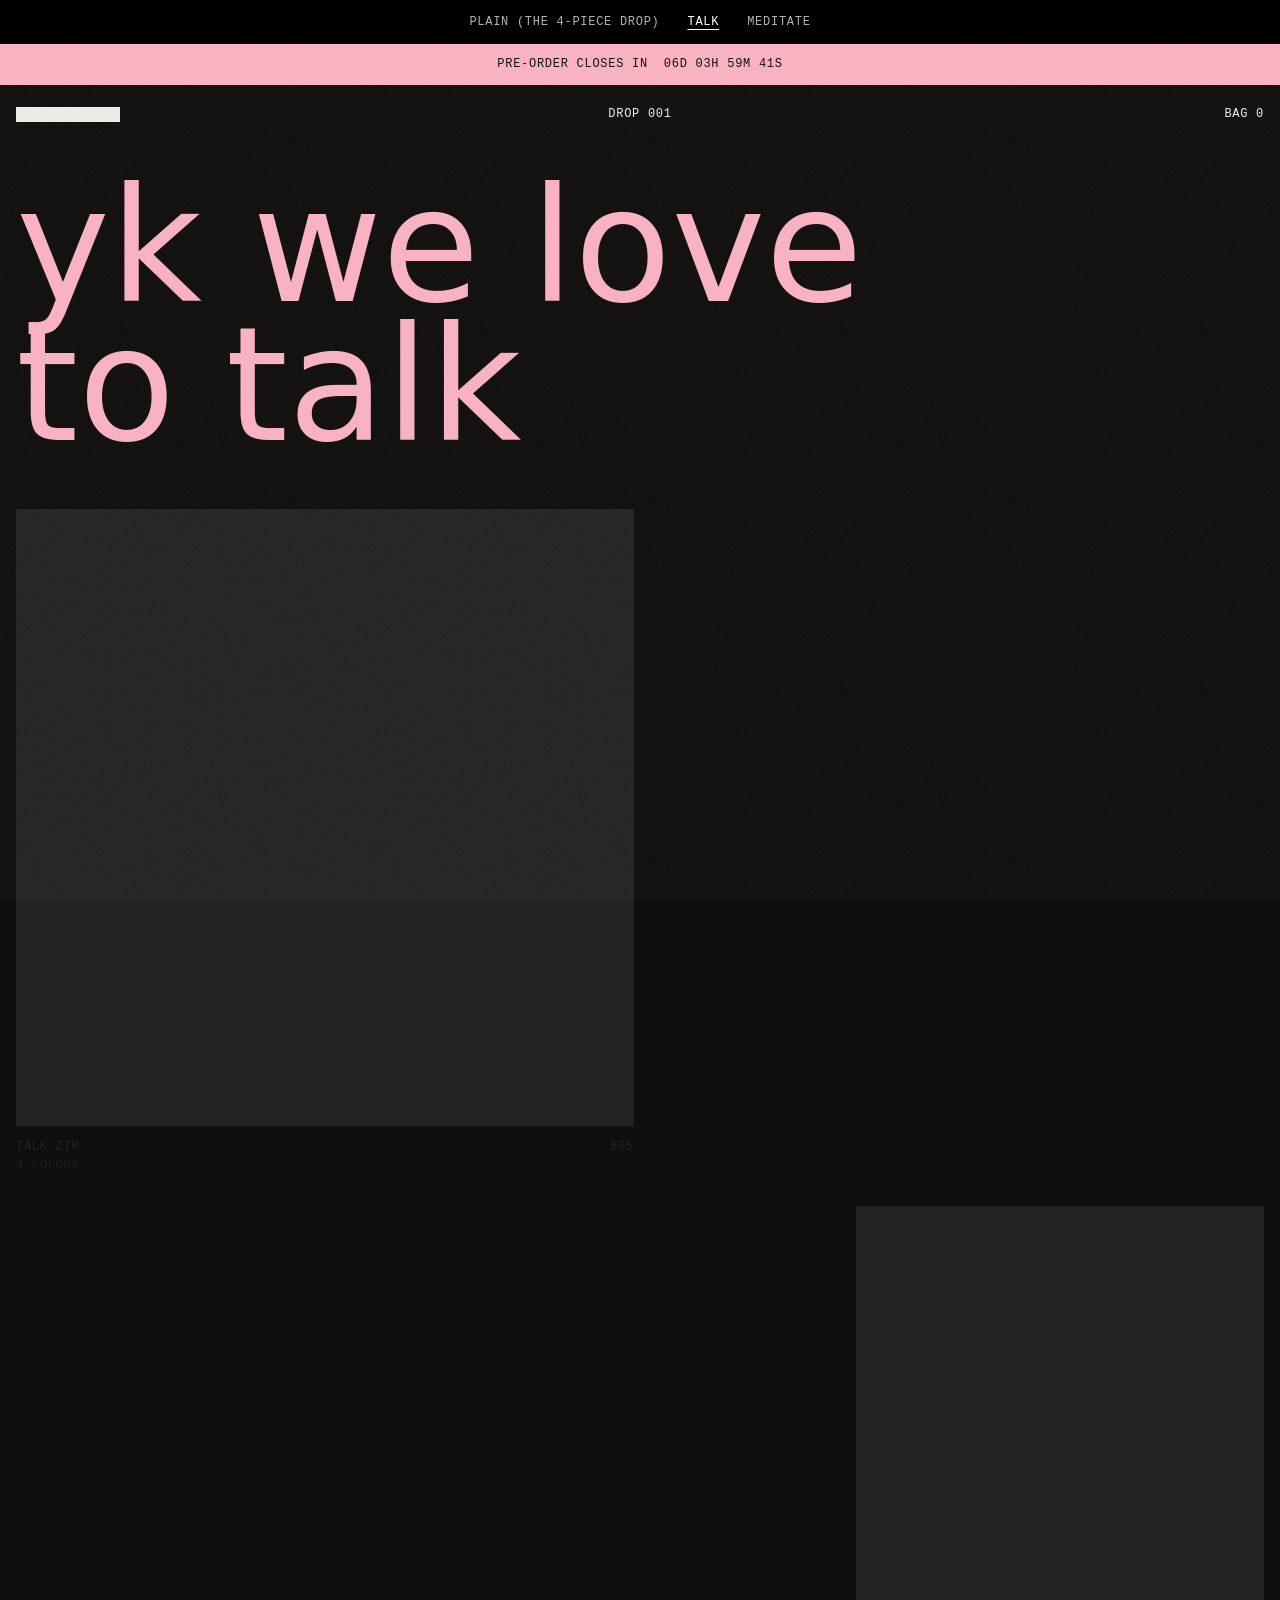
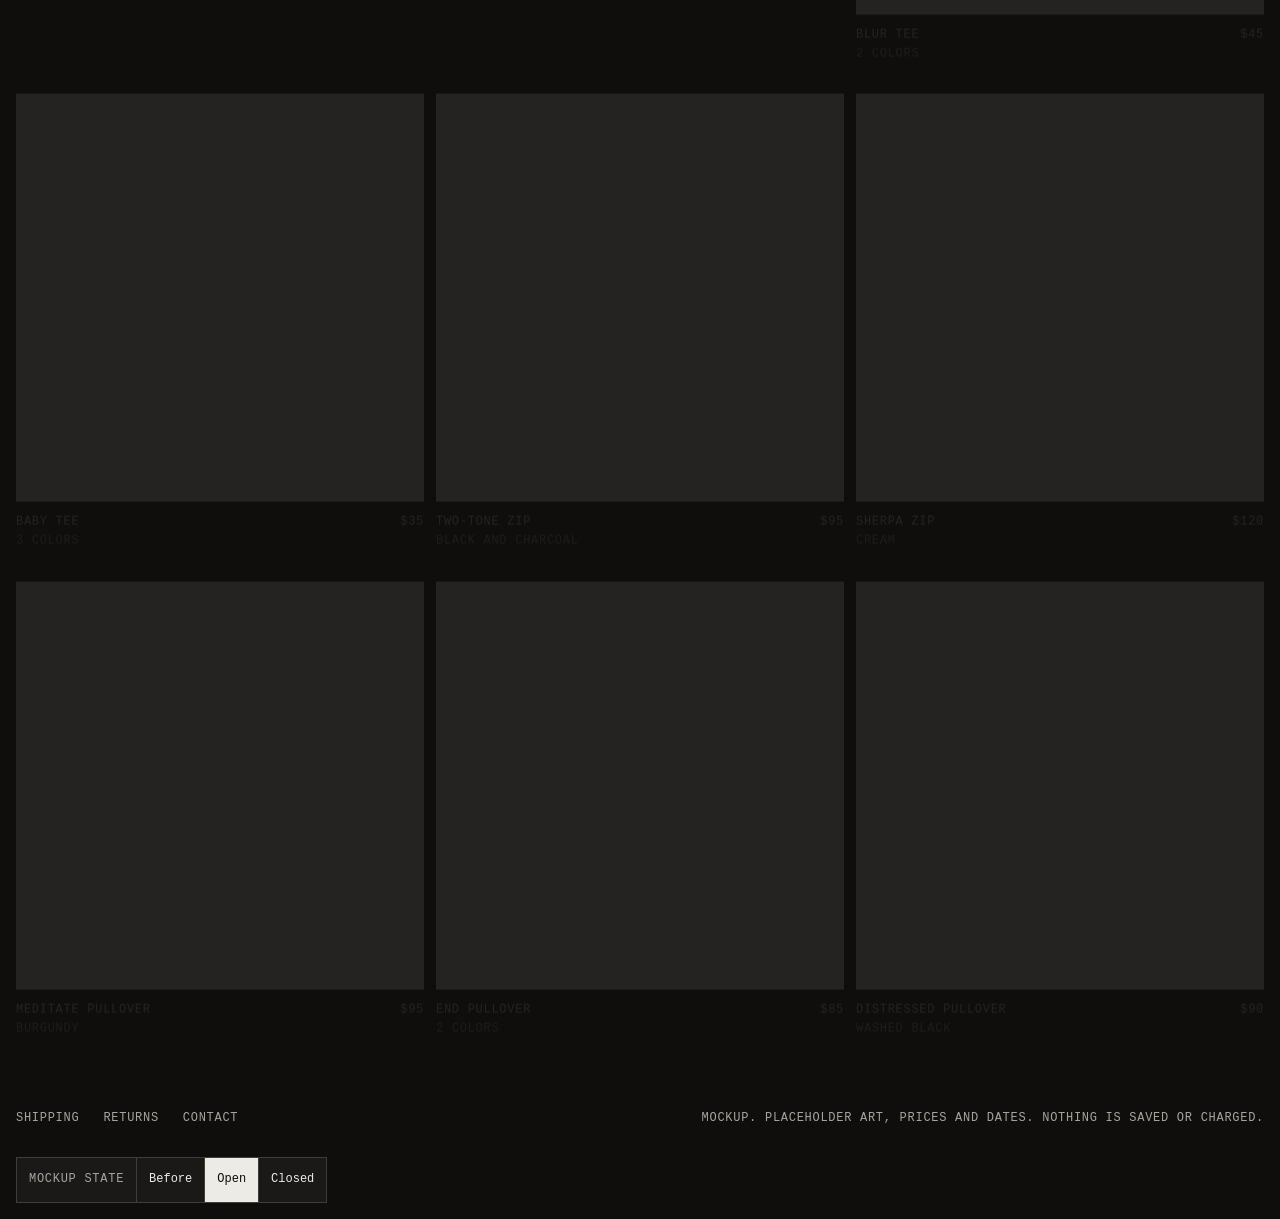
<file: index.html>
<!doctype html><meta charset="utf-8"><meta name="viewport" content="width=device-width,initial-scale=1"><meta name="robots" content="noindex"><title>Drop 001 mockups</title><meta http-equiv="refresh" content="0; url=talk/index.html"><a href="talk/index.html">Open the mockups</a>
</file>
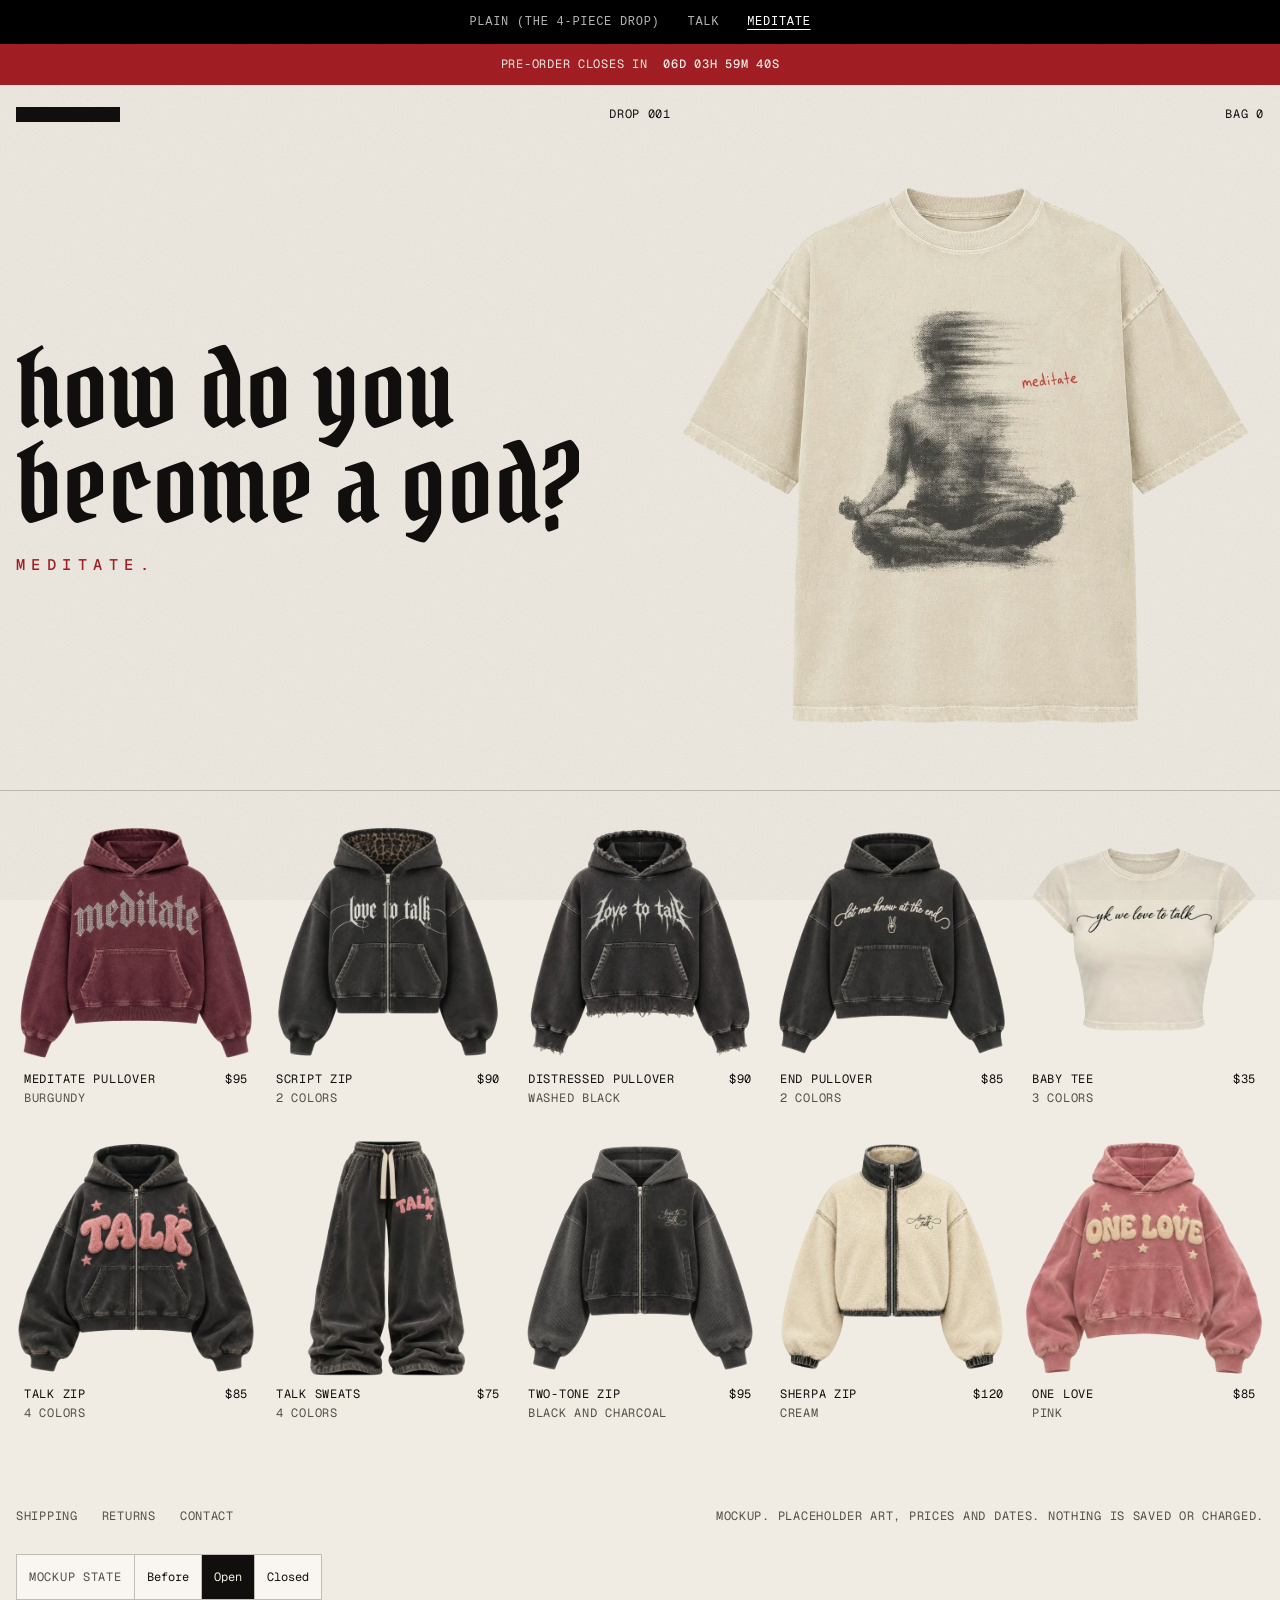
<file: meditate/index.html>
<!doctype html>
<html lang="en">
<head>
<meta name="robots" content="noindex">
<meta charset="utf-8">
<meta name="viewport" content="width=device-width, initial-scale=1, viewport-fit=cover">
<title>Drop 001 Meditate</title>
<meta name="claude:viewport-fit-sides" content="cover">
<link rel="preconnect" href="https://fonts.googleapis.com">
<link rel="preconnect" href="https://fonts.gstatic.com" crossorigin>
<link rel="stylesheet" href="https://fonts.googleapis.com/css2?family=Pirata+One&family=Geist+Mono:wght@400;500&display=swap">
<link rel="stylesheet" href="assets/css/site.css">
</head>
<body>
<nav aria-label="Versions" style="background:#000;display:flex;justify-content:center;flex-wrap:wrap;font:500 12px ui-monospace,Menlo,monospace;letter-spacing:.06em;text-transform:uppercase;position:relative;z-index:2"><a href="../plain/index.html" style="display:inline-flex;align-items:center;min-height:44px;padding:0 14px;color:#fff;text-decoration:none;text-underline-offset:4px;opacity:.7">Plain (the 4-piece drop)</a><a href="../talk/index.html" style="display:inline-flex;align-items:center;min-height:44px;padding:0 14px;color:#fff;text-decoration:none;text-underline-offset:4px;opacity:.7">Talk</a><a href="../meditate/index.html" style="display:inline-flex;align-items:center;min-height:44px;padding:0 14px;color:#fff;text-decoration:underline;text-underline-offset:4px;opacity:1">Meditate</a></nav>
<div id="app" data-page="floor">
  <div class="window"><span id="winLabel" role="status"></span><span class="clock" id="clock" aria-hidden="true"></span></div>
  <header class="top">
    <a class="mark" href="index.html" aria-label="Home. The brand name goes here."><i></i></a>
    <span class="top__drop">Drop 001</span>
    <button class="bagbtn" id="bagOpen" aria-haspopup="dialog">Bag <span id="bagCount">0</span></button>
  </header>
  <main>
    <section class="hero"><div><h1 data-lines="3">how do you become a god?</h1><p class="hero__answer">Meditate.</p></div><a class="hero__art" id="feature" href="product.html" aria-label="Blur Tee"></a></section>
    <section class="floor" id="floor" aria-label="Drop 001"></section>

    <section class="gate" id="gate" hidden>
      <p class="bigclock" id="bigClock" aria-hidden="true"><span class="u"><b>00</b><small>Days</small></span><i>:</i><span class="u"><b>00</b><small>Hours</small></span><i>:</i><span class="u"><b>00</b><small>Min</small></span><i>:</i><span class="u"><b>00</b><small>Sec</small></span></p>
      <p class="gate__when" id="opensText"></p>
      <form class="signup" novalidate>
        <input id="signupBefore" type="text" inputmode="email" autocomplete="email" placeholder="Email or phone" aria-label="Email or phone, to hear when the drop opens">
        <button type="submit">Tell me</button>
      </form>
      <p class="signup__done" role="status"></p>
    </section>

    <section class="gate after" id="after" hidden>
      <p>Hear about Drop 002 first.</p>
      <form class="signup" novalidate>
        <input id="signupAfter" type="text" inputmode="email" autocomplete="email" placeholder="Email or phone" aria-label="Email or phone, to hear about the next drop">
        <button type="submit">Tell me</button>
      </form>
      <p class="signup__done" role="status"></p>
    </section>
  </main>
  <footer>
    <nav aria-label="Store">
      <a href="#shipping">Shipping</a><a href="#returns">Returns</a><a href="#contact">Contact</a>
    </nav>
    <span>Mockup. Placeholder art, prices and dates. Nothing is saved or charged.</span>
  </footer>

  <dialog class="bag" id="bag" aria-labelledby="bagTitle">
    <div class="bag__in">
      <div class="bag__head"><span id="bagTitle">Bag</span><button class="bag__close" id="bagClose">Close</button></div>
      <div class="bag__lines" id="bagLines"></div>
      <div class="bag__total"><span>Total</span><span id="bagTotal">$0</span></div>
      <button class="buy" id="bagCheckout">Checkout</button>
      <p class="bag__note" id="bagNote" role="status"></p>
    </div>
  </dialog>

  <div class="mock" role="group" aria-label="Mockup state">
    <span>Mockup state</span>
    <button data-state="before">Before</button><button data-state="open">Open</button><button data-state="closed">Closed</button>
  </div>
</div>
<script src="assets/js/site.js"></script>
</body>
</html>
</file>
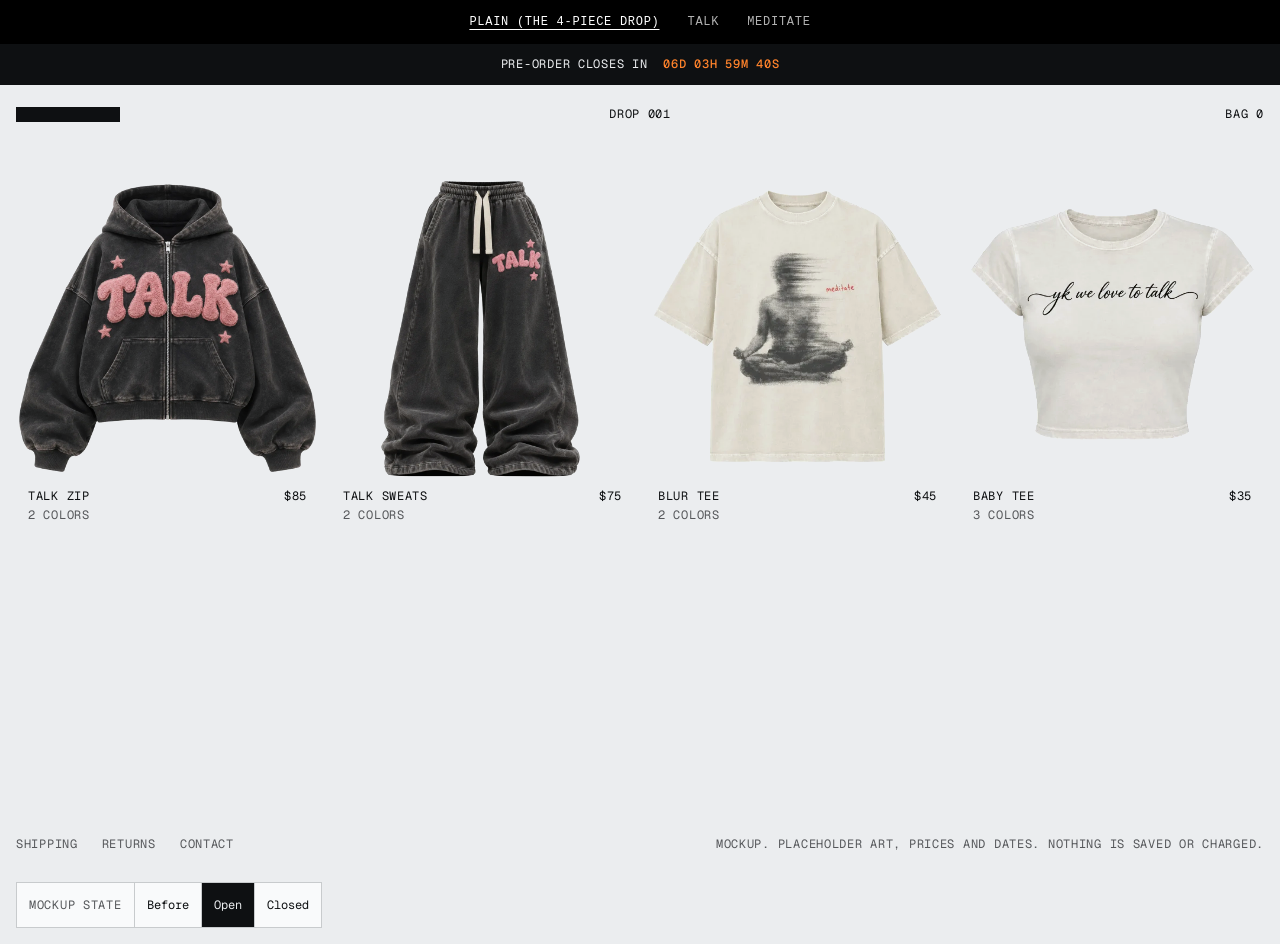
<file: plain/index.html>
<!doctype html>
<html lang="en">
<head>
<meta name="robots" content="noindex">
<meta charset="utf-8">
<meta name="viewport" content="width=device-width, initial-scale=1, viewport-fit=cover">
<title>Drop 001 Plain</title>
<meta name="claude:viewport-fit-sides" content="cover">
<link rel="preconnect" href="https://fonts.googleapis.com">
<link rel="preconnect" href="https://fonts.gstatic.com" crossorigin>
<link rel="stylesheet" href="https://fonts.googleapis.com/css2?family=Archivo:wdth,wght@62..125,400..900&family=Geist+Mono:wght@400;500&display=swap">
<link rel="stylesheet" href="assets/css/site.css">
</head>
<body>
<nav aria-label="Versions" style="background:#000;display:flex;justify-content:center;flex-wrap:wrap;font:500 12px ui-monospace,Menlo,monospace;letter-spacing:.06em;text-transform:uppercase;position:relative;z-index:2"><a href="../plain/index.html" style="display:inline-flex;align-items:center;min-height:44px;padding:0 14px;color:#fff;text-decoration:underline;text-underline-offset:4px;opacity:1">Plain (the 4-piece drop)</a><a href="../talk/index.html" style="display:inline-flex;align-items:center;min-height:44px;padding:0 14px;color:#fff;text-decoration:none;text-underline-offset:4px;opacity:.7">Talk</a><a href="../meditate/index.html" style="display:inline-flex;align-items:center;min-height:44px;padding:0 14px;color:#fff;text-decoration:none;text-underline-offset:4px;opacity:.7">Meditate</a></nav>
<div id="app" data-page="floor">
  <div class="window"><span id="winLabel" role="status"></span><span class="clock" id="clock" aria-hidden="true"></span></div>
  <header class="top">
    <a class="mark" href="index.html" aria-label="Home. The brand name goes here."><i></i></a>
    <span class="top__drop">Drop 001</span>
    <button class="bagbtn" id="bagOpen" aria-haspopup="dialog">Bag <span id="bagCount">0</span></button>
  </header>
  <main>
    <section class="floor" id="floor" aria-label="Drop 001"></section>

    <section class="gate" id="gate" hidden>
      <p class="bigclock" id="bigClock" aria-hidden="true"><span class="u"><b>00</b><small>Days</small></span><i>:</i><span class="u"><b>00</b><small>Hours</small></span><i>:</i><span class="u"><b>00</b><small>Min</small></span><i>:</i><span class="u"><b>00</b><small>Sec</small></span></p>
      <p class="gate__when" id="opensText"></p>
      <form class="signup" novalidate>
        <input id="signupBefore" type="text" inputmode="email" autocomplete="email" placeholder="Email or phone" aria-label="Email or phone, to hear when the drop opens">
        <button type="submit">Tell me</button>
      </form>
      <p class="signup__done" role="status"></p>
    </section>

    <section class="gate after" id="after" hidden>
      <p>Hear about Drop 002 first.</p>
      <form class="signup" novalidate>
        <input id="signupAfter" type="text" inputmode="email" autocomplete="email" placeholder="Email or phone" aria-label="Email or phone, to hear about the next drop">
        <button type="submit">Tell me</button>
      </form>
      <p class="signup__done" role="status"></p>
    </section>
  </main>
  <footer>
    <nav aria-label="Store">
      <a href="#shipping">Shipping</a><a href="#returns">Returns</a><a href="#contact">Contact</a>
    </nav>
    <span>Mockup. Placeholder art, prices and dates. Nothing is saved or charged.</span>
  </footer>

  <dialog class="bag" id="bag" aria-labelledby="bagTitle">
    <div class="bag__in">
      <div class="bag__head"><span id="bagTitle">Bag</span><button class="bag__close" id="bagClose">Close</button></div>
      <div class="bag__lines" id="bagLines"></div>
      <div class="bag__total"><span>Total</span><span id="bagTotal">$0</span></div>
      <button class="buy" id="bagCheckout">Checkout</button>
      <p class="bag__note" id="bagNote" role="status"></p>
    </div>
  </dialog>

  <div class="mock" role="group" aria-label="Mockup state">
    <span>Mockup state</span>
    <button data-state="before">Before</button><button data-state="open">Open</button><button data-state="closed">Closed</button>
  </div>
</div>
<script src="assets/js/site.js"></script>
</body>
</html>
</file>
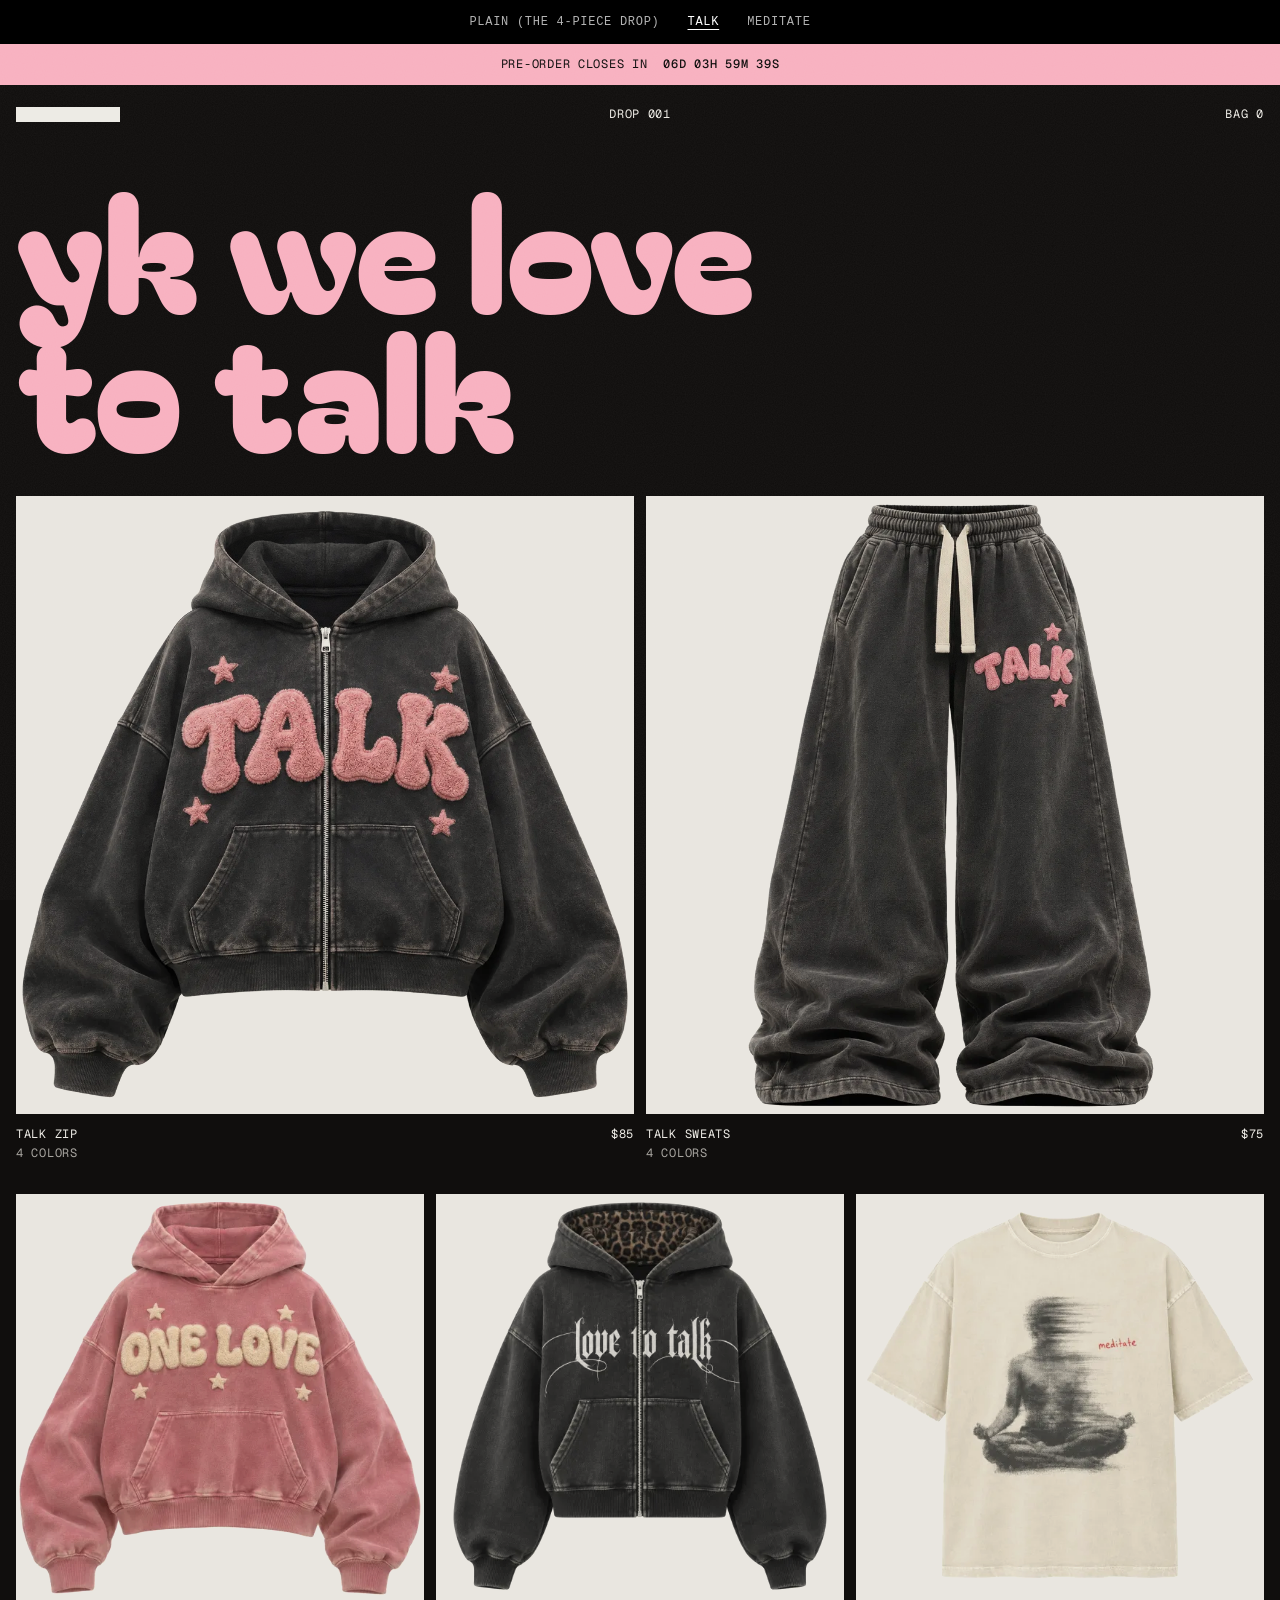
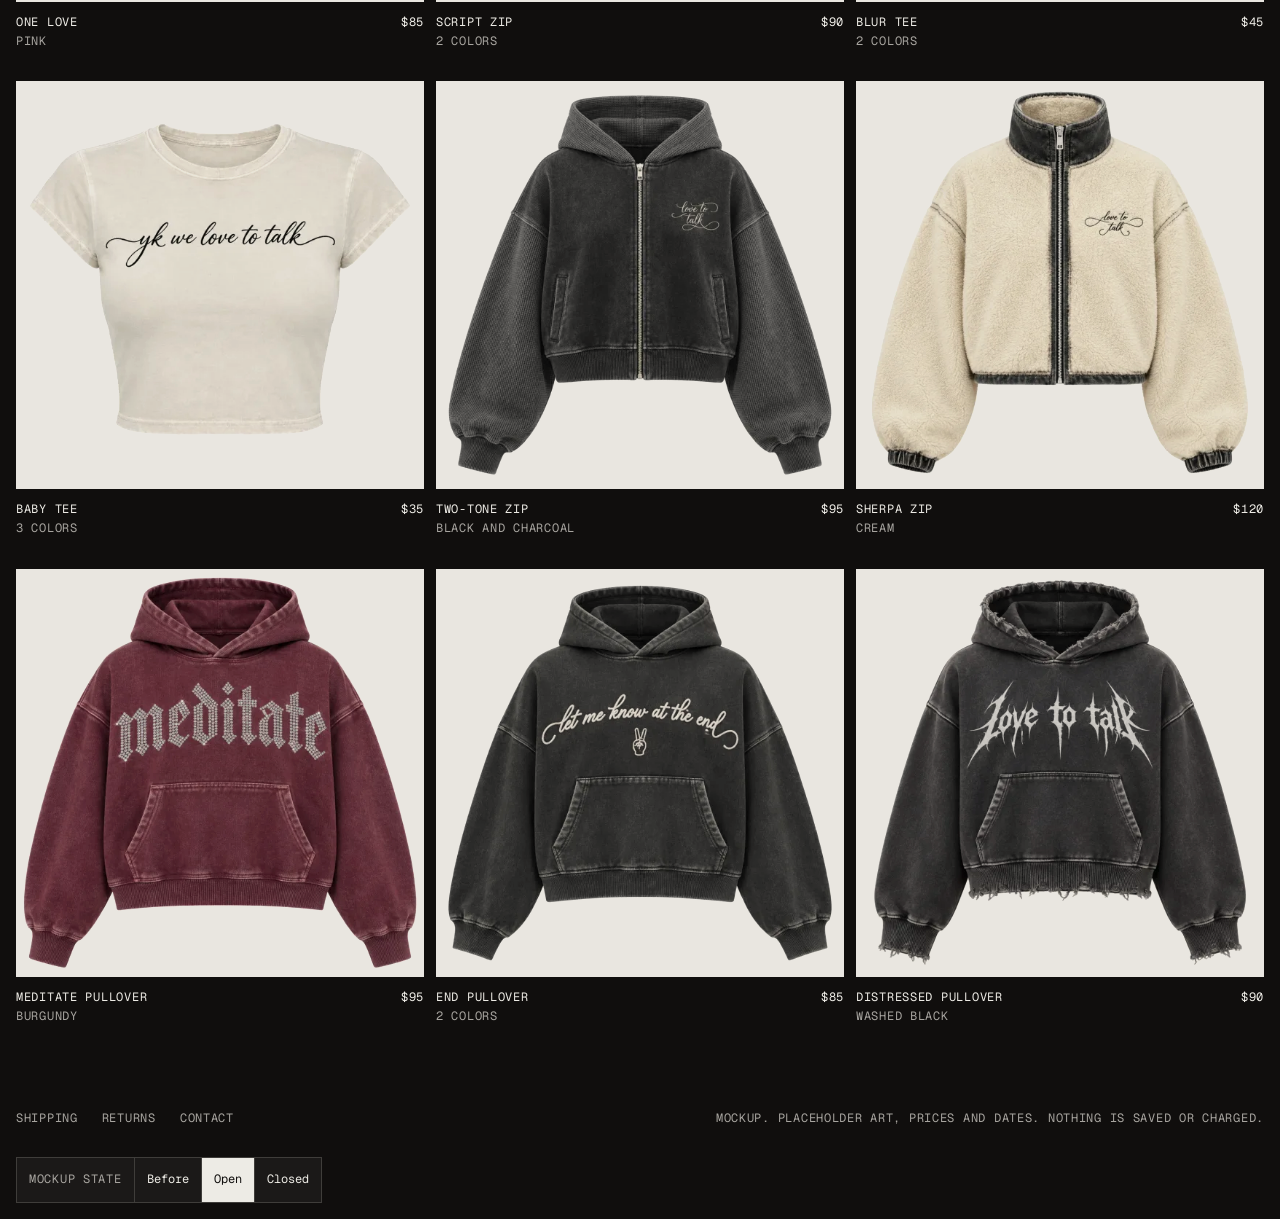
<file: talk/index.html>
<!doctype html>
<html lang="en">
<head>
<meta name="robots" content="noindex">
<meta charset="utf-8">
<meta name="viewport" content="width=device-width, initial-scale=1, viewport-fit=cover">
<title>Drop 001 Storefront</title>
<meta name="claude:viewport-fit-sides" content="cover">
<link rel="preconnect" href="https://fonts.googleapis.com">
<link rel="preconnect" href="https://fonts.gstatic.com" crossorigin>
<link rel="stylesheet" href="https://fonts.googleapis.com/css2?family=Bagel+Fat+One&family=Geist+Mono:wght@400;500&display=swap">
<link rel="stylesheet" href="assets/css/site.css">
</head>
<body>
<nav aria-label="Versions" style="background:#000;display:flex;justify-content:center;flex-wrap:wrap;font:500 12px ui-monospace,Menlo,monospace;letter-spacing:.06em;text-transform:uppercase;position:relative;z-index:2"><a href="../plain/index.html" style="display:inline-flex;align-items:center;min-height:44px;padding:0 14px;color:#fff;text-decoration:none;text-underline-offset:4px;opacity:.7">Plain (the 4-piece drop)</a><a href="../talk/index.html" style="display:inline-flex;align-items:center;min-height:44px;padding:0 14px;color:#fff;text-decoration:underline;text-underline-offset:4px;opacity:1">Talk</a><a href="../meditate/index.html" style="display:inline-flex;align-items:center;min-height:44px;padding:0 14px;color:#fff;text-decoration:none;text-underline-offset:4px;opacity:.7">Meditate</a></nav>
<div id="app" data-page="floor">
  <div class="window"><span id="winLabel" role="status"></span><span class="clock" id="clock" aria-hidden="true"></span></div>
  <header class="top">
    <a class="mark" href="index.html" aria-label="Home. The brand name goes here."><i></i></a>
    <span class="top__drop">Drop 001</span>
    <button class="bagbtn" id="bagOpen" aria-haspopup="dialog">Bag <span id="bagCount">0</span></button>
  </header>
  <main>
    <section class="hero"><h1 data-lines="2">yk we love to talk</h1></section>
    <section class="floor" id="floor" aria-label="Drop 001"></section>

    <section class="gate" id="gate" hidden>
      <p class="bigclock" id="bigClock" aria-hidden="true"><span class="u"><b>00</b><small>Days</small></span><i>:</i><span class="u"><b>00</b><small>Hours</small></span><i>:</i><span class="u"><b>00</b><small>Min</small></span><i>:</i><span class="u"><b>00</b><small>Sec</small></span></p>
      <p class="gate__when" id="opensText"></p>
      <form class="signup" novalidate>
        <input id="signupBefore" type="text" inputmode="email" autocomplete="email" placeholder="Email or phone" aria-label="Email or phone, to hear when the drop opens">
        <button type="submit">Tell me</button>
      </form>
      <p class="signup__done" role="status"></p>
    </section>

    <section class="gate after" id="after" hidden>
      <p>Hear about Drop 002 first.</p>
      <form class="signup" novalidate>
        <input id="signupAfter" type="text" inputmode="email" autocomplete="email" placeholder="Email or phone" aria-label="Email or phone, to hear about the next drop">
        <button type="submit">Tell me</button>
      </form>
      <p class="signup__done" role="status"></p>
    </section>
  </main>
  <footer>
    <nav aria-label="Store">
      <a href="#shipping">Shipping</a><a href="#returns">Returns</a><a href="#contact">Contact</a>
    </nav>
    <span>Mockup. Placeholder art, prices and dates. Nothing is saved or charged.</span>
  </footer>

  <dialog class="bag" id="bag" aria-labelledby="bagTitle">
    <div class="bag__in">
      <div class="bag__head"><span id="bagTitle">Bag</span><button class="bag__close" id="bagClose">Close</button></div>
      <div class="bag__lines" id="bagLines"></div>
      <div class="bag__total"><span>Total</span><span id="bagTotal">$0</span></div>
      <button class="buy" id="bagCheckout">Checkout</button>
      <p class="bag__note" id="bagNote" role="status"></p>
    </div>
  </dialog>

  <div class="mock" role="group" aria-label="Mockup state">
    <span>Mockup state</span>
    <button data-state="before">Before</button><button data-state="open">Open</button><button data-state="closed">Closed</button>
  </div>
</div>
<script src="assets/js/site.js"></script>
</body>
</html>
</file>
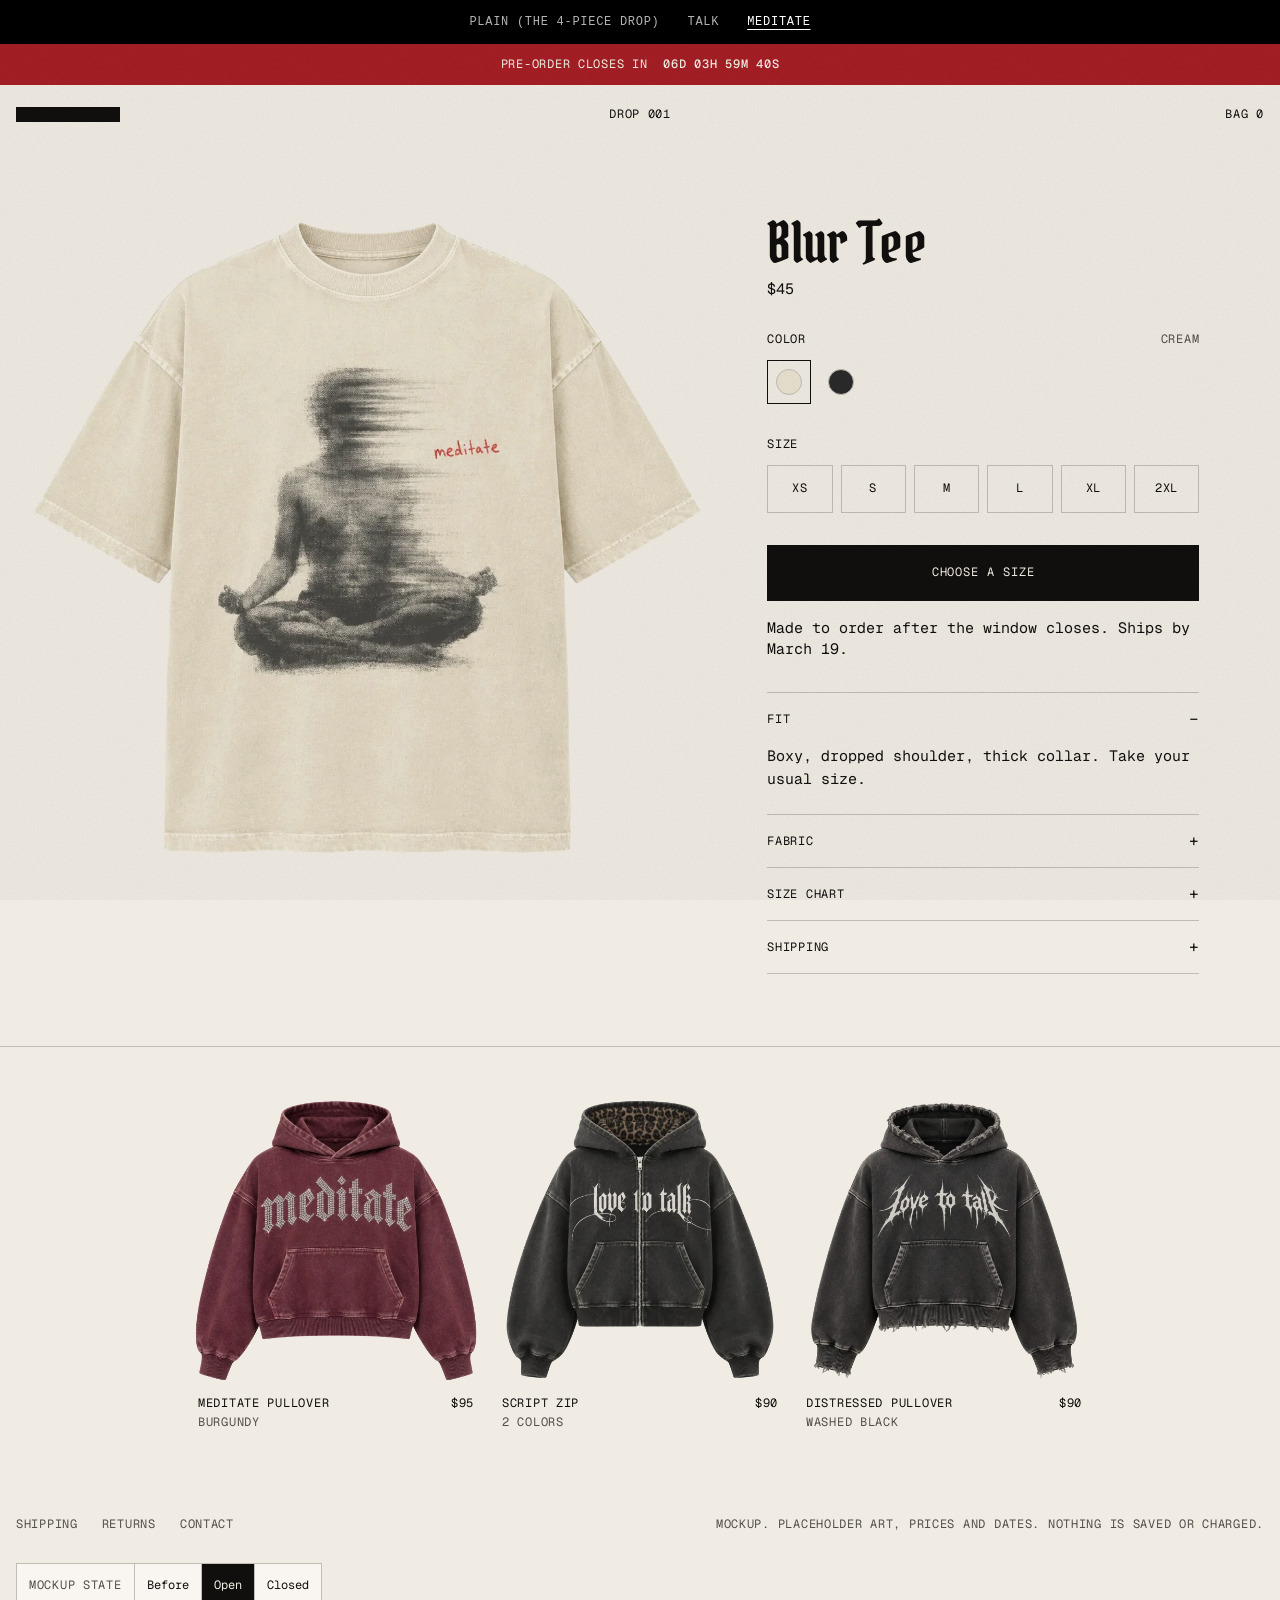
<file: meditate/product.html>
<!doctype html>
<html lang="en">
<head>
<meta name="robots" content="noindex">
<meta charset="utf-8">
<meta name="viewport" content="width=device-width, initial-scale=1, viewport-fit=cover">
<title>Drop 001</title>
<meta name="claude:viewport-fit-sides" content="cover">
<link rel="preconnect" href="https://fonts.googleapis.com">
<link rel="preconnect" href="https://fonts.gstatic.com" crossorigin>
<link rel="stylesheet" href="https://fonts.googleapis.com/css2?family=Pirata+One&family=Geist+Mono:wght@400;500&display=swap">
<link rel="stylesheet" href="assets/css/site.css">
</head>
<body>
<nav aria-label="Versions" style="background:#000;display:flex;justify-content:center;flex-wrap:wrap;font:500 12px ui-monospace,Menlo,monospace;letter-spacing:.06em;text-transform:uppercase;position:relative;z-index:2"><a href="../plain/index.html" style="display:inline-flex;align-items:center;min-height:44px;padding:0 14px;color:#fff;text-decoration:none;text-underline-offset:4px;opacity:.7">Plain (the 4-piece drop)</a><a href="../talk/index.html" style="display:inline-flex;align-items:center;min-height:44px;padding:0 14px;color:#fff;text-decoration:none;text-underline-offset:4px;opacity:.7">Talk</a><a href="../meditate/index.html" style="display:inline-flex;align-items:center;min-height:44px;padding:0 14px;color:#fff;text-decoration:underline;text-underline-offset:4px;opacity:1">Meditate</a></nav>
<div id="app" data-page="piece">
  <div class="window"><span id="winLabel" role="status"></span><span class="clock" id="clock" aria-hidden="true"></span></div>
  <header class="top">
    <a class="mark" href="index.html" aria-label="Home. The brand name goes here."><i></i></a>
    <span class="top__drop">Drop 001</span>
    <button class="bagbtn" id="bagOpen" aria-haspopup="dialog">Bag <span id="bagCount">0</span></button>
  </header>
  <main>
    <div class="piece">
      <div class="piece__art" id="pieceArt"></div>
      <div class="panel">
        <div><h1 id="pName"></h1><div class="price" id="pPrice"></div></div>
        <div class="field">
          <div class="field__head"><span>Color</span><span class="mute" id="pColorName"></span></div>
          <div class="swatches" id="pColors" role="group" aria-label="Color"></div>
        </div>
        <div class="field">
          <div class="field__head"><span>Size</span></div>
          <div class="sizes" id="pSizes" role="group" aria-label="Size"></div>
        </div>
        <button class="buy" id="buy"></button>
        <p class="promise" id="promise"></p>
        <div class="facts">
          <details open><summary>Fit</summary><p id="pFit"></p></details>
          <details><summary>Fabric</summary><p id="pFabric"></p></details>
          <details><summary>Size chart</summary><p>Measured from the samples. The chart goes here once they land.</p></details>
          <details><summary>Shipping</summary><p>Every piece is made after the pre-order window closes, then shipped together. Worldwide shipping, with duties shown at checkout.</p></details>
        </div>
      </div>
    </div>
    <section class="rest" aria-label="The rest of Drop 001"><div class="floor" id="rest"></div></section>
  </main>
  <footer>
    <nav aria-label="Store">
      <a href="#shipping">Shipping</a><a href="#returns">Returns</a><a href="#contact">Contact</a>
    </nav>
    <span>Mockup. Placeholder art, prices and dates. Nothing is saved or charged.</span>
  </footer>

  <dialog class="bag" id="bag" aria-labelledby="bagTitle">
    <div class="bag__in">
      <div class="bag__head"><span id="bagTitle">Bag</span><button class="bag__close" id="bagClose">Close</button></div>
      <div class="bag__lines" id="bagLines"></div>
      <div class="bag__total"><span>Total</span><span id="bagTotal">$0</span></div>
      <button class="buy" id="bagCheckout">Checkout</button>
      <p class="bag__note" id="bagNote" role="status"></p>
    </div>
  </dialog>

  <div class="mock" role="group" aria-label="Mockup state">
    <span>Mockup state</span>
    <button data-state="before">Before</button><button data-state="open">Open</button><button data-state="closed">Closed</button>
  </div>
</div>
<script src="assets/js/site.js"></script>
</body>
</html>
</file>
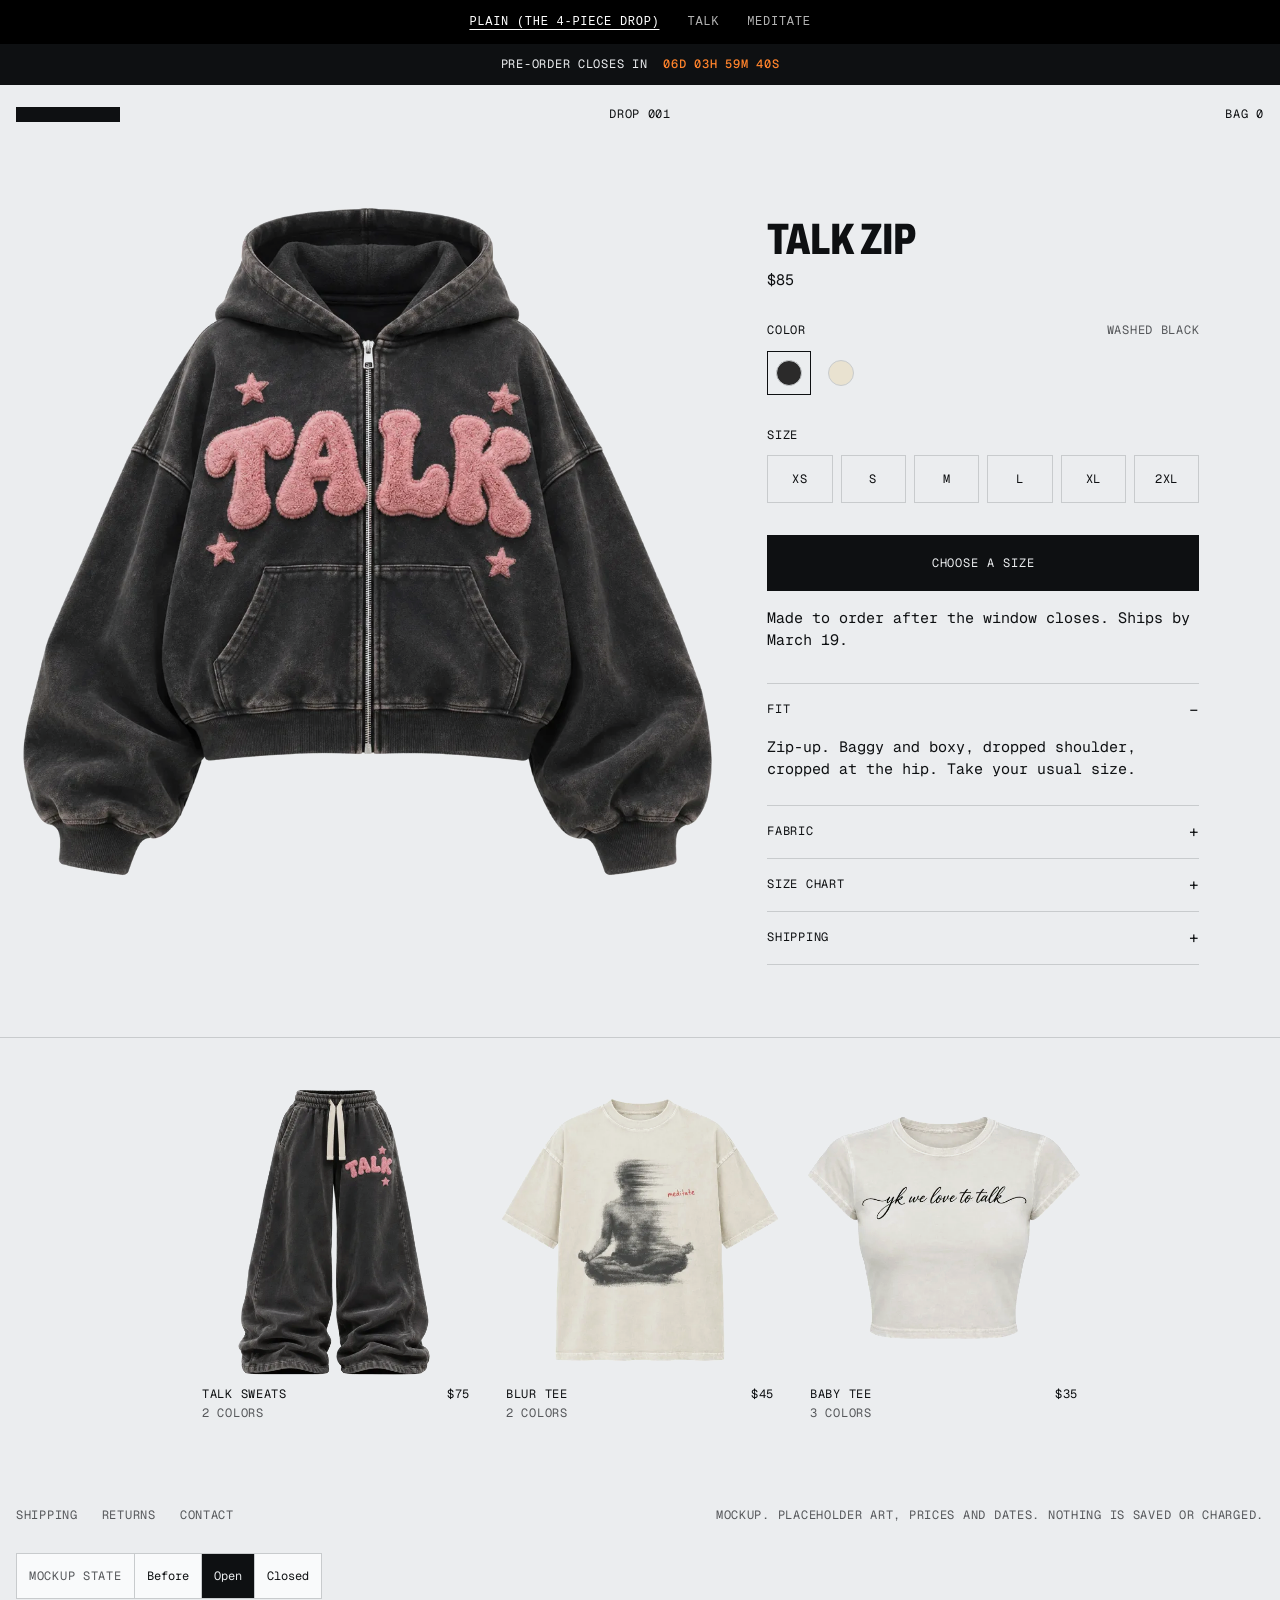
<file: plain/product.html>
<!doctype html>
<html lang="en">
<head>
<meta name="robots" content="noindex">
<meta charset="utf-8">
<meta name="viewport" content="width=device-width, initial-scale=1, viewport-fit=cover">
<title>Drop 001</title>
<meta name="claude:viewport-fit-sides" content="cover">
<link rel="preconnect" href="https://fonts.googleapis.com">
<link rel="preconnect" href="https://fonts.gstatic.com" crossorigin>
<link rel="stylesheet" href="https://fonts.googleapis.com/css2?family=Archivo:wdth,wght@62..125,400..900&family=Geist+Mono:wght@400;500&display=swap">
<link rel="stylesheet" href="assets/css/site.css">
</head>
<body>
<nav aria-label="Versions" style="background:#000;display:flex;justify-content:center;flex-wrap:wrap;font:500 12px ui-monospace,Menlo,monospace;letter-spacing:.06em;text-transform:uppercase;position:relative;z-index:2"><a href="../plain/index.html" style="display:inline-flex;align-items:center;min-height:44px;padding:0 14px;color:#fff;text-decoration:underline;text-underline-offset:4px;opacity:1">Plain (the 4-piece drop)</a><a href="../talk/index.html" style="display:inline-flex;align-items:center;min-height:44px;padding:0 14px;color:#fff;text-decoration:none;text-underline-offset:4px;opacity:.7">Talk</a><a href="../meditate/index.html" style="display:inline-flex;align-items:center;min-height:44px;padding:0 14px;color:#fff;text-decoration:none;text-underline-offset:4px;opacity:.7">Meditate</a></nav>
<div id="app" data-page="piece">
  <div class="window"><span id="winLabel" role="status"></span><span class="clock" id="clock" aria-hidden="true"></span></div>
  <header class="top">
    <a class="mark" href="index.html" aria-label="Home. The brand name goes here."><i></i></a>
    <span class="top__drop">Drop 001</span>
    <button class="bagbtn" id="bagOpen" aria-haspopup="dialog">Bag <span id="bagCount">0</span></button>
  </header>
  <main>
    <div class="piece">
      <div class="piece__art" id="pieceArt"></div>
      <div class="panel">
        <div><h1 id="pName"></h1><div class="price" id="pPrice"></div></div>
        <div class="field">
          <div class="field__head"><span>Color</span><span class="mute" id="pColorName"></span></div>
          <div class="swatches" id="pColors" role="group" aria-label="Color"></div>
        </div>
        <div class="field">
          <div class="field__head"><span>Size</span></div>
          <div class="sizes" id="pSizes" role="group" aria-label="Size"></div>
        </div>
        <button class="buy" id="buy"></button>
        <p class="promise" id="promise"></p>
        <div class="facts">
          <details open><summary>Fit</summary><p id="pFit"></p></details>
          <details><summary>Fabric</summary><p id="pFabric"></p></details>
          <details><summary>Size chart</summary><p>Measured from the samples. The chart goes here once they land.</p></details>
          <details><summary>Shipping</summary><p>Every piece is made after the pre-order window closes, then shipped together. Worldwide shipping, with duties shown at checkout.</p></details>
        </div>
      </div>
    </div>
    <section class="rest" aria-label="The rest of Drop 001"><div class="floor" id="rest"></div></section>
  </main>
  <footer>
    <nav aria-label="Store">
      <a href="#shipping">Shipping</a><a href="#returns">Returns</a><a href="#contact">Contact</a>
    </nav>
    <span>Mockup. Placeholder art, prices and dates. Nothing is saved or charged.</span>
  </footer>

  <dialog class="bag" id="bag" aria-labelledby="bagTitle">
    <div class="bag__in">
      <div class="bag__head"><span id="bagTitle">Bag</span><button class="bag__close" id="bagClose">Close</button></div>
      <div class="bag__lines" id="bagLines"></div>
      <div class="bag__total"><span>Total</span><span id="bagTotal">$0</span></div>
      <button class="buy" id="bagCheckout">Checkout</button>
      <p class="bag__note" id="bagNote" role="status"></p>
    </div>
  </dialog>

  <div class="mock" role="group" aria-label="Mockup state">
    <span>Mockup state</span>
    <button data-state="before">Before</button><button data-state="open">Open</button><button data-state="closed">Closed</button>
  </div>
</div>
<script src="assets/js/site.js"></script>
</body>
</html>
</file>
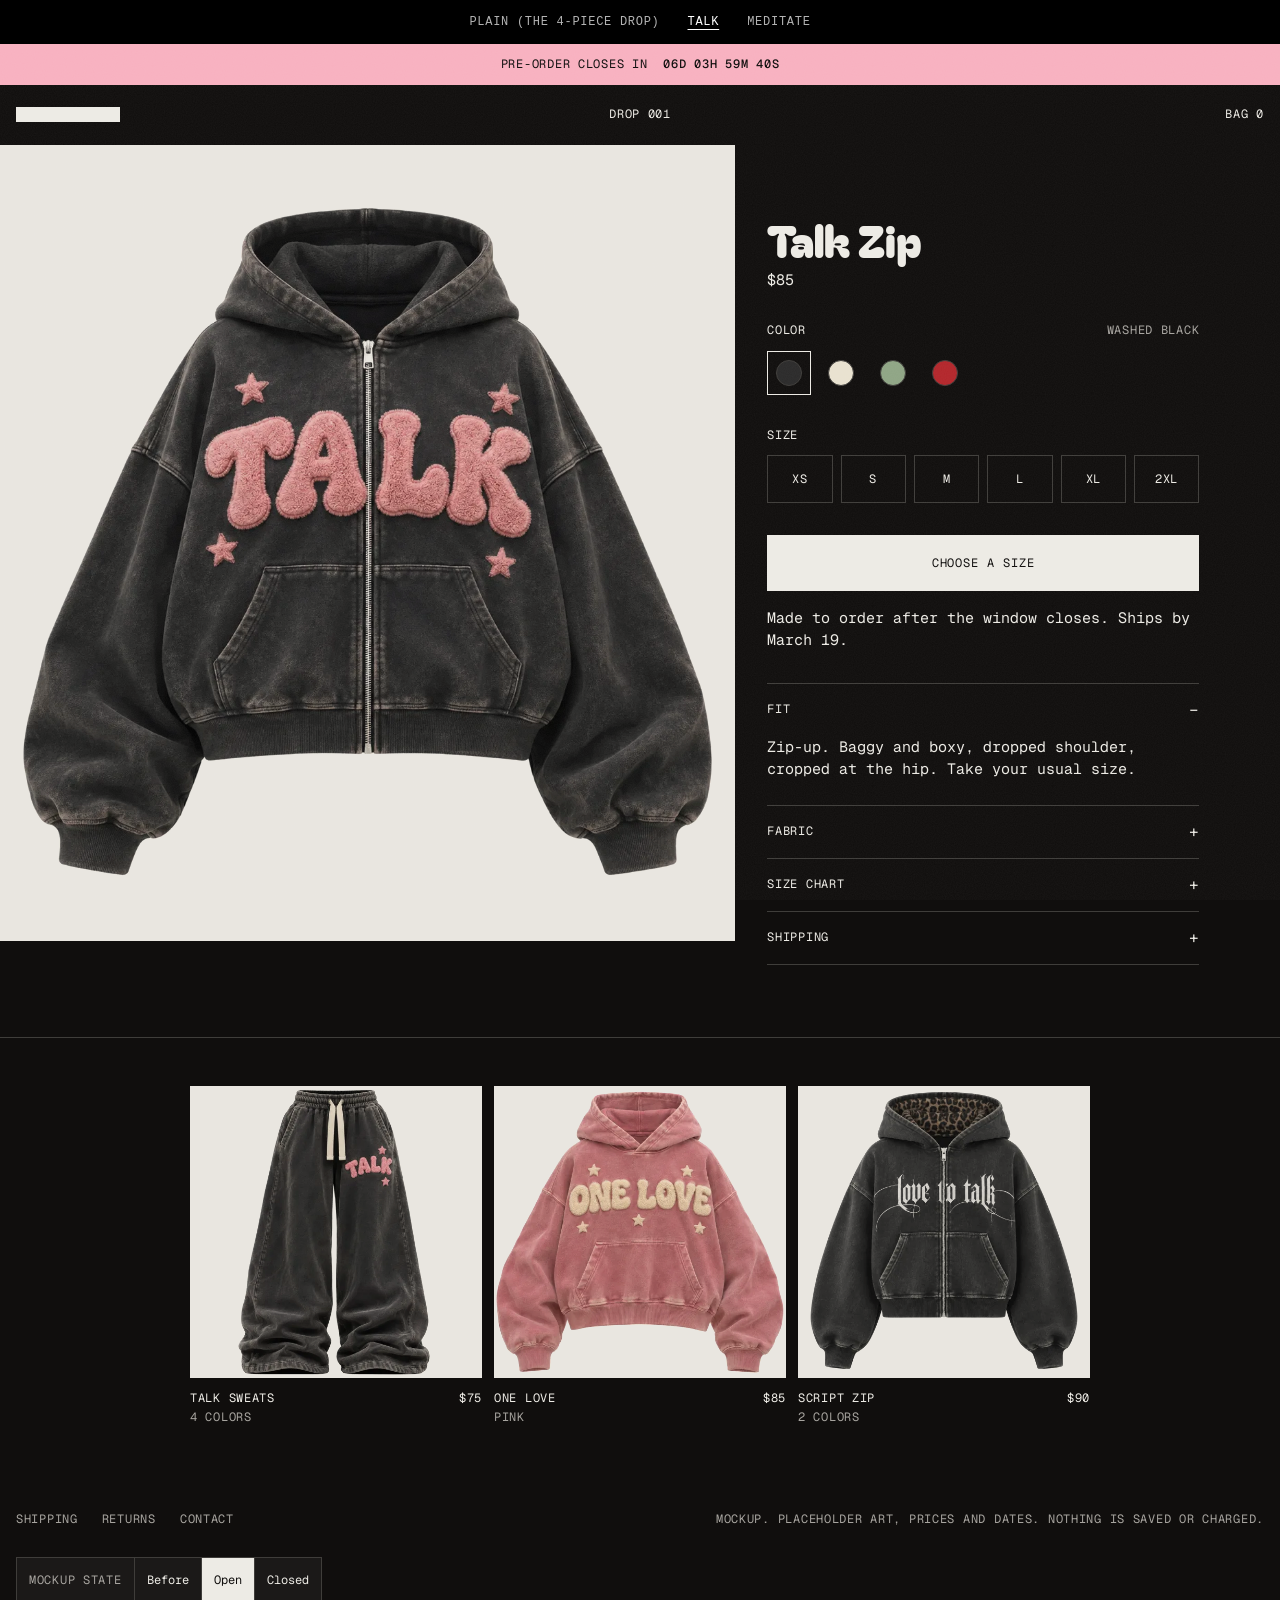
<file: talk/product.html>
<!doctype html>
<html lang="en">
<head>
<meta name="robots" content="noindex">
<meta charset="utf-8">
<meta name="viewport" content="width=device-width, initial-scale=1, viewport-fit=cover">
<title>Drop 001</title>
<meta name="claude:viewport-fit-sides" content="cover">
<link rel="preconnect" href="https://fonts.googleapis.com">
<link rel="preconnect" href="https://fonts.gstatic.com" crossorigin>
<link rel="stylesheet" href="https://fonts.googleapis.com/css2?family=Bagel+Fat+One&family=Geist+Mono:wght@400;500&display=swap">
<link rel="stylesheet" href="assets/css/site.css">
</head>
<body>
<nav aria-label="Versions" style="background:#000;display:flex;justify-content:center;flex-wrap:wrap;font:500 12px ui-monospace,Menlo,monospace;letter-spacing:.06em;text-transform:uppercase;position:relative;z-index:2"><a href="../plain/index.html" style="display:inline-flex;align-items:center;min-height:44px;padding:0 14px;color:#fff;text-decoration:none;text-underline-offset:4px;opacity:.7">Plain (the 4-piece drop)</a><a href="../talk/index.html" style="display:inline-flex;align-items:center;min-height:44px;padding:0 14px;color:#fff;text-decoration:underline;text-underline-offset:4px;opacity:1">Talk</a><a href="../meditate/index.html" style="display:inline-flex;align-items:center;min-height:44px;padding:0 14px;color:#fff;text-decoration:none;text-underline-offset:4px;opacity:.7">Meditate</a></nav>
<div id="app" data-page="piece">
  <div class="window"><span id="winLabel" role="status"></span><span class="clock" id="clock" aria-hidden="true"></span></div>
  <header class="top">
    <a class="mark" href="index.html" aria-label="Home. The brand name goes here."><i></i></a>
    <span class="top__drop">Drop 001</span>
    <button class="bagbtn" id="bagOpen" aria-haspopup="dialog">Bag <span id="bagCount">0</span></button>
  </header>
  <main>
    <div class="piece">
      <div class="piece__art" id="pieceArt"></div>
      <div class="panel">
        <div><h1 id="pName"></h1><div class="price" id="pPrice"></div></div>
        <div class="field">
          <div class="field__head"><span>Color</span><span class="mute" id="pColorName"></span></div>
          <div class="swatches" id="pColors" role="group" aria-label="Color"></div>
        </div>
        <div class="field">
          <div class="field__head"><span>Size</span></div>
          <div class="sizes" id="pSizes" role="group" aria-label="Size"></div>
        </div>
        <button class="buy" id="buy"></button>
        <p class="promise" id="promise"></p>
        <div class="facts">
          <details open><summary>Fit</summary><p id="pFit"></p></details>
          <details><summary>Fabric</summary><p id="pFabric"></p></details>
          <details><summary>Size chart</summary><p>Measured from the samples. The chart goes here once they land.</p></details>
          <details><summary>Shipping</summary><p>Every piece is made after the pre-order window closes, then shipped together. Worldwide shipping, with duties shown at checkout.</p></details>
        </div>
      </div>
    </div>
    <section class="rest" aria-label="The rest of Drop 001"><div class="floor" id="rest"></div></section>
  </main>
  <footer>
    <nav aria-label="Store">
      <a href="#shipping">Shipping</a><a href="#returns">Returns</a><a href="#contact">Contact</a>
    </nav>
    <span>Mockup. Placeholder art, prices and dates. Nothing is saved or charged.</span>
  </footer>

  <dialog class="bag" id="bag" aria-labelledby="bagTitle">
    <div class="bag__in">
      <div class="bag__head"><span id="bagTitle">Bag</span><button class="bag__close" id="bagClose">Close</button></div>
      <div class="bag__lines" id="bagLines"></div>
      <div class="bag__total"><span>Total</span><span id="bagTotal">$0</span></div>
      <button class="buy" id="bagCheckout">Checkout</button>
      <p class="bag__note" id="bagNote" role="status"></p>
    </div>
  </dialog>

  <div class="mock" role="group" aria-label="Mockup state">
    <span>Mockup state</span>
    <button data-state="before">Before</button><button data-state="open">Open</button><button data-state="closed">Closed</button>
  </div>
</div>
<script src="assets/js/site.js"></script>
</body>
</html>
</file>
<file: meditate/assets/css/site.css>
/* Drop 001 storefront, version 3: the meditate direction. One hard idea: the question is the whole front page.
   Bone paper page, blackletter display, blood red signal. Photos are shot on white and multiply onto the paper. */
:root{
  --floor: oklch(0.945 0.012 85);   /* bone paper page; photos multiply straight onto it */
  --card: oklch(0.945 0.012 85);
  --paper: oklch(0.975 0.008 85);
  --ink: oklch(0.17 0.006 60);
  --dark: oklch(0.955 0.012 85);    /* text on ink or on red */
  --mute: oklch(0.43 0.01 70);
  --line: oklch(0.80 0.012 85);
  --signal: oklch(0.47 0.17 25);    /* blood red: the window and the punchline */

  --display: "Pirata One", "UnifrakturCook", Georgia, serif;
  --mono: "Geist Mono", ui-monospace, "SF Mono", Menlo, monospace;

  --t-label: 12px;
  --t-body: 15px;
  --t-name: 44px;
  --s1: 4px; --s2: 8px; --s3: 12px; --s4: 16px; --s5: 24px; --s6: 32px; --s7: 48px; --s8: 72px;
  --hit: 44px;
  --ease: cubic-bezier(.2,.7,.2,1);
  --gutter-l: max(16px, env(safe-area-inset-left, 0px));
  --gutter-r: max(16px, env(safe-area-inset-right, 0px));
  color-scheme: light;
}
*,*::before,*::after{box-sizing:border-box}
html{height:100%}
body{margin:0;min-height:100%;background:var(--floor);color:var(--ink);font-family:var(--mono);font-size:var(--t-label);line-height:1.4;-webkit-font-smoothing:antialiased}
img{display:block;max-width:100%;height:auto}
a{color:inherit;text-decoration:none}
button,input{font:inherit;color:inherit;border-radius:0}
button{background:none;border:0;padding:0;cursor:pointer}
:focus-visible{outline:2px solid var(--ink);outline-offset:3px}
.window :focus-visible{outline-color:var(--dark)}
[hidden]{display:none!important}
.caps{text-transform:uppercase;letter-spacing:.06em}
.mute{color:var(--mute)}

#app{min-height:100dvh;display:flex;flex-direction:column}

/* The window: the one inverted, loud element */
.window{background:var(--signal);color:var(--dark);display:flex;justify-content:center;align-items:baseline;gap:var(--s4);flex-wrap:wrap;
  padding:var(--s3) var(--gutter-r) var(--s3) var(--gutter-l);text-transform:uppercase;letter-spacing:.06em}
.clock{font-variant-numeric:tabular-nums;font-weight:500}

.top{display:grid;grid-template-columns:1fr auto 1fr;align-items:center;padding:var(--s2) var(--gutter-r) var(--s2) var(--gutter-l);min-height:60px}
.mark{display:inline-flex;align-items:center;min-height:var(--hit);justify-self:start}
.mark i{display:block;width:104px;height:15px;background:var(--ink)} /* the name goes here once Sean picks it */
.top__drop{text-transform:uppercase;letter-spacing:.06em}
.bagbtn{justify-self:end;min-height:var(--hit);min-width:var(--hit);text-transform:uppercase;letter-spacing:.06em;text-align:right}
.bagbtn span{font-variant-numeric:tabular-nums}

main{flex:1;display:flex;flex-direction:column}

/* Hero: the lead phrase of the drop, in the fuzzy-letter voice Sean picked */
.hero{display:grid;grid-template-columns:minmax(0,1.05fr) minmax(0,1fr);align-items:center;gap:var(--s5);padding:var(--s4) var(--gutter-r) var(--s6) var(--gutter-l);border-bottom:1px solid var(--line)}
.hero h1{font-family:var(--display);font-weight:400;font-size:clamp(52px,8.4vw,150px);line-height:.88;margin:0;text-wrap:balance}
.hero__answer{color:var(--signal);text-transform:uppercase;letter-spacing:.42em;font-weight:500;font-size:clamp(12px,1.2vw,16px);margin:var(--s5) 0 0}
.hero__art{display:block;background:var(--floor)}
.hero__art img{width:100%;mix-blend-mode:multiply;filter:brightness(1.06);transition:transform .3s var(--ease)}
.hero__art:hover img{transform:scale(1.03)}
.swatches{display:flex;gap:var(--s2);flex-wrap:wrap}
.swatch{width:var(--hit);height:var(--hit);display:grid;place-items:center;border:1px solid transparent;transition:border-color .15s}
.swatch i{display:block;width:26px;height:26px;border-radius:50%;border:1px solid var(--line)}
.swatch:hover{border-color:var(--line)}
.swatch[aria-pressed="true"]{border-color:var(--ink)}
/* a little grain so the black reads as washed cotton, not a screen */
body::before{content:"";position:fixed;inset:0;pointer-events:none;z-index:1;opacity:.09;mix-blend-mode:multiply;background-image:url("data:image/svg+xml,%3Csvg xmlns='http://www.w3.org/2000/svg' width='180' height='180'%3E%3Cfilter id='n'%3E%3CfeTurbulence type='fractalNoise' baseFrequency='.9' numOctaves='2'/%3E%3CfeColorMatrix values='0 0 0 0 0 0 0 0 0 0 0 0 0 0 0 0 0 0 .6 0'/%3E%3C/filter%3E%3Crect width='180' height='180' filter='url(%23n)'/%3E%3C/svg%3E")}

/* Floor */
.floor{display:grid;grid-template-columns:repeat(5,minmax(0,1fr));padding:var(--s6) var(--gutter-r) var(--s7) var(--gutter-l);gap:var(--s6) var(--s3)}
.tile{display:block;animation:rise .6s var(--ease) backwards}
.tile:nth-child(2){animation-delay:.07s}.tile:nth-child(3){animation-delay:.14s}.tile:nth-child(4){animation-delay:.21s}
/* the floor colour is repeated on each photo holder so multiply still has a backdrop inside sticky or animating parents */
.tile__img{aspect-ratio:1;overflow:hidden;background:var(--card)}
/* brightness lifts the photos' near-white backdrop to true white so multiply leaves no box */
.tile img,.piece__art img,.line__img img{filter:brightness(1.06)}
.tile img{width:100%;mix-blend-mode:multiply;transition:transform .3s var(--ease)}
.tile:hover img{transform:scale(1.035)}
.tile:active img{transform:scale(.985);transition-duration:.12s}
.tile__meta{display:flex;justify-content:space-between;gap:var(--s3);padding:var(--s2) var(--s2) 0;text-transform:uppercase;letter-spacing:.06em}
.tile__sub{color:var(--mute);text-transform:uppercase;letter-spacing:.06em;padding:2px var(--s2) 0}
.tile__meta span:last-child{font-variant-numeric:tabular-nums}
@keyframes rise{from{opacity:0;transform:translateY(14px)}}

/* Gate: before the window opens, and the sign-up after it closes */
.gate{padding:var(--s7) var(--gutter-r) var(--s8) var(--gutter-l);display:flex;flex-direction:column;align-items:center;gap:var(--s5);text-align:center}
.bigclock{display:flex;justify-content:center;align-items:flex-start;margin:0;font-variant-numeric:tabular-nums}
.bigclock b,.bigclock i{font-family:var(--display);font-weight:400;font-style:normal;font-size:clamp(48px,13.5vw,220px);line-height:.9}
.bigclock b{display:inline-block;width:1.32em;text-align:center;color:var(--signal)}
.bigclock i{padding:0 .04em}
.bigclock .u{display:flex;flex-direction:column;align-items:center;gap:var(--s3)}
.bigclock small{font-size:var(--t-label);color:var(--mute);text-transform:uppercase;letter-spacing:.06em}
.gate__when{font-family:var(--mono);font-weight:500;font-size:clamp(17px,2vw,22px);margin:var(--s4) 0 0}
.signup{display:flex;width:min(100%,440px);border:1px solid var(--ink)}
.signup input{flex:1;min-width:0;height:52px;border:0;background:transparent;padding:0 var(--s4);font-size:16px}
.signup input::placeholder{color:var(--mute)}
.signup input:focus-visible{outline-offset:-4px}
.signup button{height:52px;padding:0 var(--s5);background:var(--ink);color:var(--dark);text-transform:uppercase;letter-spacing:.06em;transition:background .2s}
.signup button:hover{background:var(--signal)}
.signup__done{font-size:var(--t-body);min-height:1.4em;margin:0}
.after{border-top:1px solid var(--line);padding-top:var(--s7)}
.after p{font-family:var(--mono);font-size:clamp(17px,2vw,22px);font-weight:500;margin:0}

/* Product */
.piece{display:grid;grid-template-columns:minmax(0,1.35fr) minmax(0,1fr);align-items:start;flex:1}
.piece__art{background:var(--card);position:sticky;top:0;display:flex;align-items:center;justify-content:center;min-height:calc(100dvh - 104px);padding:0 var(--s4)}
.piece__art img{width:min(100%,82vh);mix-blend-mode:multiply}
.piece__art{animation:rise .6s var(--ease) backwards}
.panel{padding:var(--s8) var(--gutter-r) var(--s8) var(--s6);display:flex;flex-direction:column;gap:var(--s6);max-width:480px}
.panel h1{font-family:var(--display);font-weight:400;font-size:clamp(40px,4.4vw,56px);line-height:.95;margin:0 0 var(--s2)}
.price{font-size:var(--t-body);font-variant-numeric:tabular-nums}
.field{display:flex;flex-direction:column;gap:var(--s3)}
.field__head{display:flex;justify-content:space-between;text-transform:uppercase;letter-spacing:.06em}
.sizes{display:grid;grid-template-columns:repeat(auto-fit,minmax(48px,1fr));gap:var(--s2)}
.sizes.one{grid-template-columns:1fr}
.size{height:48px;border:1px solid var(--line);text-transform:uppercase;letter-spacing:.06em;transition:border-color .15s,background .15s,color .15s,transform .12s}
.size:hover{border-color:var(--ink)}
.size:active{transform:scale(.97)}
.size[aria-pressed="true"]{background:var(--ink);border-color:var(--ink);color:var(--dark)}
.buy{height:56px;width:100%;background:var(--ink);color:var(--dark);text-transform:uppercase;letter-spacing:.08em;transition:background .2s,transform .12s}
.buy:hover{background:var(--signal)}
.buy:active{transform:scale(.99)}
.buy[disabled]{background:transparent;color:var(--mute);border:1px solid var(--line);cursor:default}
.promise{font-size:var(--t-body);line-height:1.45;margin:calc(var(--s4)*-1) 0 0}
.facts{border-top:1px solid var(--line)}
.facts details{border-bottom:1px solid var(--line)}
.facts summary{list-style:none;display:flex;justify-content:space-between;align-items:center;min-height:52px;cursor:pointer;text-transform:uppercase;letter-spacing:.06em}
.facts summary::-webkit-details-marker{display:none}
.facts summary::after{content:"+";font-size:16px}
.facts details[open] summary::after{content:"−"}
.facts p{font-size:var(--t-body);line-height:1.5;margin:0 0 var(--s5);max-width:60ch}
.rest{padding:var(--s7) var(--gutter-r) var(--s7) var(--gutter-l);border-top:1px solid var(--line)}
.rest .floor{padding:0;grid-template-columns:repeat(3,minmax(0,1fr));max-width:900px;margin:0 auto}
.rest .tile{animation:none}

/* Bag */
.bag{margin:0 0 0 auto;height:100dvh;max-height:none;width:min(440px,100vw);max-width:none;border:0;padding:0;background:var(--paper);color:var(--ink);
  transform:translateX(100%);transition:transform .32s var(--ease),overlay .32s allow-discrete,display .32s allow-discrete}
.bag[open]{transform:none}
@starting-style{.bag[open]{transform:translateX(100%)}}
.bag::backdrop{background:oklch(0.17 0.006 60 / .4)}
.bag__in{display:flex;flex-direction:column;height:100%;padding:var(--s4) max(20px, env(safe-area-inset-right, 0px)) max(20px, env(safe-area-inset-bottom, 0px)) 20px}
.bag__head{display:flex;justify-content:space-between;align-items:center;min-height:var(--hit);text-transform:uppercase;letter-spacing:.06em}
.bag__close{min-width:var(--hit);min-height:var(--hit);text-align:right;text-transform:uppercase;letter-spacing:.06em}
.bag__lines{flex:1;overflow:auto;margin:var(--s4) 0;display:flex;flex-direction:column}
.line{display:grid;grid-template-columns:72px 1fr auto;gap:var(--s4);align-items:center;padding:var(--s3) 0;border-bottom:1px solid var(--line)}
.line__img{background:var(--card)}
.line__img img{mix-blend-mode:multiply}
.line__name{font-family:var(--display);font-weight:400;font-size:22px;line-height:1}
.line__right{text-align:right;font-variant-numeric:tabular-nums}
.qty{display:inline-flex;align-items:center;gap:var(--s1);margin-top:var(--s1)}
.qty button{width:var(--hit);height:var(--hit);font-size:16px}
.qty button:hover{background:var(--floor)}
.bag__empty{font-size:var(--t-body);margin:var(--s6) 0}
.bag__total{display:flex;justify-content:space-between;padding:var(--s4) 0;text-transform:uppercase;letter-spacing:.06em;font-variant-numeric:tabular-nums}
.bag__note{font-size:13px;line-height:1.45;color:var(--mute);margin:var(--s3) 0 0;min-height:2.9em}

footer{display:flex;justify-content:space-between;gap:var(--s4) var(--s6);flex-wrap:wrap;color:var(--mute);text-transform:uppercase;letter-spacing:.06em;
  padding:var(--s5) var(--gutter-r) var(--s4) var(--gutter-l)}
footer nav{display:flex;gap:var(--s5);flex-wrap:wrap}
footer a{display:inline-flex;align-items:center;min-height:var(--hit)}
footer a:hover{color:var(--ink)}
footer span{display:inline-flex;align-items:center;min-height:var(--hit)}

/* Mockup-only state switch. Not part of the store. */
.mock{display:flex;align-items:center;align-self:flex-start;margin:0 var(--gutter-r) calc(16px + env(safe-area-inset-bottom, 0px)) var(--gutter-l);background:var(--paper);border:1px solid var(--line);text-transform:uppercase;letter-spacing:.06em}
.mock span{padding:0 var(--s3);color:var(--mute)}
.mock button{height:var(--hit);padding:0 var(--s3);border-left:1px solid var(--line)}
.mock button[aria-pressed="true"]{background:var(--ink);color:var(--dark)}

@media (max-width: 1100px){
  .floor{grid-template-columns:repeat(3,minmax(0,1fr))}
}
@media (max-width: 760px){
  .floor{grid-template-columns:repeat(2,minmax(0,1fr));row-gap:var(--s5);column-gap:var(--s2);padding-top:var(--s5)}
  .tile__meta{flex-direction:column;gap:0}
  .hero{grid-template-columns:minmax(0,1fr);padding-top:var(--s5)}
  .gate{padding-top:var(--s8)}
  .piece{grid-template-columns:minmax(0,1fr)}
  .piece__art{position:static;min-height:0;padding:0}
  .piece__art img{width:100%}
  .panel{padding:var(--s4) var(--gutter-r) var(--s7) var(--gutter-l);max-width:none}
  .rest .floor{grid-template-columns:repeat(2,minmax(0,1fr));column-gap:var(--s2)}
  .rest .tile:nth-child(3){display:none}
  .signup{flex-direction:column}
  .signup input{flex:none;border-bottom:1px solid var(--ink)}
  .mock span{display:none}
}
@media (prefers-reduced-motion: reduce){
  .tile,.piece__art{animation:none}
  .tile img,.hero__art img,.size,.buy,.bag,.swatch{transition:none}
}
</file>
<file: plain/assets/css/site.css>
/* Drop 001 storefront, version 1 (plain). One hard idea: the store is a window, and the clock is the only loud thing.
   Light grey floor, condensed grotesque, product photos multiply onto the floor. */
:root{
  --floor: oklch(0.945 0.003 250);  /* light grey floor; photos multiply straight onto it */
  --card: oklch(0.945 0.003 250);
  --paper: oklch(0.985 0.002 250);
  --ink: oklch(0.17 0.005 250);
  --dark: oklch(0.945 0.003 250);   /* text on ink */
  --mute: oklch(0.46 0.006 250);
  --line: oklch(0.84 0.004 250);
  --signal: oklch(0.74 0.18 50);    /* the clock only */

  --display: "Archivo", "Helvetica Neue", Arial, sans-serif;
  --mono: "Geist Mono", ui-monospace, "SF Mono", Menlo, monospace;

  --t-label: 12px;
  --t-body: 15px;
  --t-name: 44px;
  --s1: 4px; --s2: 8px; --s3: 12px; --s4: 16px; --s5: 24px; --s6: 32px; --s7: 48px; --s8: 72px;
  --hit: 44px;
  --ease: cubic-bezier(.2,.7,.2,1);
  --gutter-l: max(16px, env(safe-area-inset-left, 0px));
  --gutter-r: max(16px, env(safe-area-inset-right, 0px));
  color-scheme: light;
}
*,*::before,*::after{box-sizing:border-box}
html{height:100%}
body{margin:0;min-height:100%;background:var(--floor);color:var(--ink);font-family:var(--mono);font-size:var(--t-label);line-height:1.4;-webkit-font-smoothing:antialiased}
img{display:block;max-width:100%;height:auto}
a{color:inherit;text-decoration:none}
button,input{font:inherit;color:inherit;border-radius:0}
button{background:none;border:0;padding:0;cursor:pointer}
:focus-visible{outline:2px solid var(--ink);outline-offset:3px}
.window :focus-visible{outline-color:var(--dark)}
[hidden]{display:none!important}
.caps{text-transform:uppercase;letter-spacing:.06em}
.mute{color:var(--mute)}

#app{min-height:100dvh;display:flex;flex-direction:column}

/* The window: the one inverted, loud element */
.window{background:var(--ink);color:var(--dark);display:flex;justify-content:center;align-items:baseline;gap:var(--s4);flex-wrap:wrap;
  padding:var(--s3) var(--gutter-r) var(--s3) var(--gutter-l);text-transform:uppercase;letter-spacing:.06em}
.clock{color:var(--signal);font-variant-numeric:tabular-nums;font-weight:500}

.top{display:grid;grid-template-columns:1fr auto 1fr;align-items:center;padding:var(--s2) var(--gutter-r) var(--s2) var(--gutter-l);min-height:60px}
.mark{display:inline-flex;align-items:center;min-height:var(--hit);justify-self:start}
.mark i{display:block;width:104px;height:15px;background:var(--ink)} /* the name goes here once Sean picks it */
.top__drop{text-transform:uppercase;letter-spacing:.06em}
.bagbtn{justify-self:end;min-height:var(--hit);min-width:var(--hit);text-transform:uppercase;letter-spacing:.06em;text-align:right}
.bagbtn span{font-variant-numeric:tabular-nums}

main{flex:1;display:flex;flex-direction:column}

/* Hero: the lead phrase of the drop, in the fuzzy-letter voice Sean picked */
.hero{padding:var(--s6) var(--gutter-r) var(--s5) var(--gutter-l)}
.hero h1{font-family:var(--display);font-weight:400;color:var(--signal);font-size:clamp(54px,12.4vw,210px);line-height:.88;margin:0;text-wrap:balance;max-width:11ch}
.swatches{display:flex;gap:var(--s2);flex-wrap:wrap}
.swatch{width:var(--hit);height:var(--hit);display:grid;place-items:center;border:1px solid transparent;transition:border-color .15s}
.swatch i{display:block;width:26px;height:26px;border-radius:50%;border:1px solid var(--line)}
.swatch:hover{border-color:var(--line)}
.swatch[aria-pressed="true"]{border-color:var(--ink)}
/* a little grain so the black reads as washed cotton, not a screen */
body::before{content:"";position:fixed;inset:0;pointer-events:none;z-index:1;opacity:.07;background-image:url("data:image/svg+xml,%3Csvg xmlns='http://www.w3.org/2000/svg' width='180' height='180'%3E%3Cfilter id='n'%3E%3CfeTurbulence type='fractalNoise' baseFrequency='.9' numOctaves='2'/%3E%3CfeColorMatrix values='0 0 0 0 1 0 0 0 0 1 0 0 0 0 1 0 0 0 .6 0'/%3E%3C/filter%3E%3Crect width='180' height='180' filter='url(%23n)'/%3E%3C/svg%3E")}

/* Floor */
.floor{display:grid;grid-template-columns:repeat(6,minmax(0,1fr));padding:var(--s4) var(--gutter-r) var(--s7) var(--gutter-l);gap:var(--s6) var(--s3)}
.tile{grid-column:span 2}
.tile--big{grid-column:span 3}
.tile{display:block;animation:rise .6s var(--ease) backwards}
.tile:nth-child(2){animation-delay:.07s}.tile:nth-child(3){animation-delay:.14s}.tile:nth-child(4){animation-delay:.21s}
/* the floor colour is repeated on each photo holder so multiply still has a backdrop inside sticky or animating parents */
.tile__img{aspect-ratio:1;overflow:hidden;background:var(--card)}
/* brightness lifts the photos' near-white backdrop to true white so multiply leaves no box */
.tile img,.piece__art img,.line__img img{filter:brightness(1.06)}
.tile img{width:100%;mix-blend-mode:multiply;transition:transform .3s var(--ease)}
.tile:hover img{transform:scale(1.035)}
.tile:active img{transform:scale(.985);transition-duration:.12s}
.tile__meta{display:flex;justify-content:space-between;gap:var(--s3);padding:var(--s3) 0 0;text-transform:uppercase;letter-spacing:.06em}
.tile__sub{color:var(--mute);text-transform:uppercase;letter-spacing:.06em;padding-top:2px}
.tile__meta span:last-child{font-variant-numeric:tabular-nums}
@keyframes rise{from{opacity:0;transform:translateY(14px)}}

/* Gate: before the window opens, and the sign-up after it closes */
.gate{padding:var(--s7) var(--gutter-r) var(--s8) var(--gutter-l);display:flex;flex-direction:column;align-items:center;gap:var(--s5);text-align:center}
.bigclock{display:flex;justify-content:center;align-items:flex-start;margin:0;font-variant-numeric:tabular-nums}
.bigclock b,.bigclock i{font-family:var(--display);font-weight:400;font-style:normal;font-size:clamp(48px,13.5vw,220px);line-height:.9}
.bigclock b{display:inline-block;width:1.16em;text-align:center}
.bigclock i{padding:0 .04em}
.bigclock .u{display:flex;flex-direction:column;align-items:center;gap:var(--s3)}
.bigclock small{font-size:var(--t-label);color:var(--mute);text-transform:uppercase;letter-spacing:.06em}
.gate__when{font-family:var(--mono);font-weight:500;font-size:clamp(17px,2vw,22px);margin:var(--s4) 0 0}
.signup{display:flex;width:min(100%,440px);border:1px solid var(--ink)}
.signup input{flex:1;min-width:0;height:52px;border:0;background:transparent;padding:0 var(--s4);font-size:16px}
.signup input::placeholder{color:var(--mute)}
.signup input:focus-visible{outline-offset:-4px}
.signup button{height:52px;padding:0 var(--s5);background:var(--ink);color:var(--dark);text-transform:uppercase;letter-spacing:.06em;transition:background .2s}
.signup button:hover{background:oklch(0.3 0.005 250)}
.signup__done{font-size:var(--t-body);min-height:1.4em;margin:0}
.after{border-top:1px solid var(--line);padding-top:var(--s7)}
.after p{font-family:var(--mono);font-size:clamp(17px,2vw,22px);font-weight:500;margin:0}

/* Product */
.piece{display:grid;grid-template-columns:minmax(0,1.35fr) minmax(0,1fr);align-items:start;flex:1}
.piece__art{background:var(--card);position:sticky;top:0;display:flex;align-items:center;justify-content:center;min-height:calc(100dvh - 104px);padding:0 var(--s4)}
.piece__art img{width:min(100%,82vh);mix-blend-mode:multiply}
.piece__art{animation:rise .6s var(--ease) backwards}
.panel{padding:var(--s8) var(--gutter-r) var(--s8) var(--s6);display:flex;flex-direction:column;gap:var(--s6);max-width:480px}
.panel h1{font-family:var(--display);font-weight:400;font-size:var(--t-name);line-height:1;margin:0 0 var(--s2)}
.price{font-size:var(--t-body);font-variant-numeric:tabular-nums}
.field{display:flex;flex-direction:column;gap:var(--s3)}
.field__head{display:flex;justify-content:space-between;text-transform:uppercase;letter-spacing:.06em}
.sizes{display:grid;grid-template-columns:repeat(auto-fit,minmax(48px,1fr));gap:var(--s2)}
.sizes.one{grid-template-columns:1fr}
.size{height:48px;border:1px solid var(--line);text-transform:uppercase;letter-spacing:.06em;transition:border-color .15s,background .15s,color .15s,transform .12s}
.size:hover{border-color:var(--ink)}
.size:active{transform:scale(.97)}
.size[aria-pressed="true"]{background:var(--ink);border-color:var(--ink);color:var(--dark)}
.buy{height:56px;width:100%;background:var(--ink);color:var(--dark);text-transform:uppercase;letter-spacing:.08em;transition:background .2s,transform .12s}
.buy:hover{background:oklch(0.3 0.005 250)}
.buy:active{transform:scale(.99)}
.buy[disabled]{background:transparent;color:var(--mute);border:1px solid var(--line);cursor:default}
.promise{font-size:var(--t-body);line-height:1.45;margin:calc(var(--s4)*-1) 0 0}
.facts{border-top:1px solid var(--line)}
.facts details{border-bottom:1px solid var(--line)}
.facts summary{list-style:none;display:flex;justify-content:space-between;align-items:center;min-height:52px;cursor:pointer;text-transform:uppercase;letter-spacing:.06em}
.facts summary::-webkit-details-marker{display:none}
.facts summary::after{content:"+";font-size:16px}
.facts details[open] summary::after{content:"−"}
.facts p{font-size:var(--t-body);line-height:1.5;margin:0 0 var(--s5);max-width:60ch}
.rest{padding:var(--s7) var(--gutter-r) var(--s7) var(--gutter-l);border-top:1px solid var(--line)}
.rest .floor{padding:0;max-width:900px;margin:0 auto}
.rest .tile{animation:none}

/* Bag */
.bag{margin:0 0 0 auto;height:100dvh;max-height:none;width:min(440px,100vw);max-width:none;border:0;padding:0;background:var(--paper);color:var(--ink);
  transform:translateX(100%);transition:transform .32s var(--ease),overlay .32s allow-discrete,display .32s allow-discrete}
.bag[open]{transform:none}
@starting-style{.bag[open]{transform:translateX(100%)}}
.bag::backdrop{background:oklch(0.17 0.005 250 / .35)}
.bag__in{display:flex;flex-direction:column;height:100%;padding:var(--s4) max(20px, env(safe-area-inset-right, 0px)) max(20px, env(safe-area-inset-bottom, 0px)) 20px}
.bag__head{display:flex;justify-content:space-between;align-items:center;min-height:var(--hit);text-transform:uppercase;letter-spacing:.06em}
.bag__close{min-width:var(--hit);min-height:var(--hit);text-align:right;text-transform:uppercase;letter-spacing:.06em}
.bag__lines{flex:1;overflow:auto;margin:var(--s4) 0;display:flex;flex-direction:column}
.line{display:grid;grid-template-columns:72px 1fr auto;gap:var(--s4);align-items:center;padding:var(--s3) 0;border-bottom:1px solid var(--line)}
.line__img{background:var(--card)}
.line__img img{mix-blend-mode:multiply}
.line__name{font-family:var(--display);font-weight:400;font-size:18px}
.line__right{text-align:right;font-variant-numeric:tabular-nums}
.qty{display:inline-flex;align-items:center;gap:var(--s1);margin-top:var(--s1)}
.qty button{width:var(--hit);height:var(--hit);font-size:16px}
.qty button:hover{background:var(--floor)}
.bag__empty{font-size:var(--t-body);margin:var(--s6) 0}
.bag__total{display:flex;justify-content:space-between;padding:var(--s4) 0;text-transform:uppercase;letter-spacing:.06em;font-variant-numeric:tabular-nums}
.bag__note{font-size:13px;line-height:1.45;color:var(--mute);margin:var(--s3) 0 0;min-height:2.9em}

footer{display:flex;justify-content:space-between;gap:var(--s4) var(--s6);flex-wrap:wrap;color:var(--mute);text-transform:uppercase;letter-spacing:.06em;
  padding:var(--s5) var(--gutter-r) var(--s4) var(--gutter-l)}
footer nav{display:flex;gap:var(--s5);flex-wrap:wrap}
footer a{display:inline-flex;align-items:center;min-height:var(--hit)}
footer a:hover{color:var(--ink)}
footer span{display:inline-flex;align-items:center;min-height:var(--hit)}

/* Mockup-only state switch. Not part of the store. */
.mock{display:flex;align-items:center;align-self:flex-start;margin:0 var(--gutter-r) calc(16px + env(safe-area-inset-bottom, 0px)) var(--gutter-l);background:var(--paper);border:1px solid var(--line);text-transform:uppercase;letter-spacing:.06em}
.mock span{padding:0 var(--s3);color:var(--mute)}
.mock button{height:var(--hit);padding:0 var(--s3);border-left:1px solid var(--line)}
.mock button[aria-pressed="true"]{background:var(--ink);color:var(--dark)}

@media (max-width: 760px){
  .floor{grid-template-columns:repeat(2,minmax(0,1fr));row-gap:var(--s5);column-gap:var(--s2)}
  .tile{grid-column:span 1}
  .tile--big{grid-column:span 2}
  .tile__meta{flex-direction:column;gap:0}
  .tile--big .tile__meta{flex-direction:row}
  .hero{padding-top:var(--s4)}
  .gate{padding-top:var(--s8)}
  .piece{grid-template-columns:minmax(0,1fr)}
  .piece__art{position:static;min-height:0;padding:0}
  .piece__art img{width:100%}
  .panel{padding:var(--s4) var(--gutter-r) var(--s7) var(--gutter-l);max-width:none}
  .rest .floor{grid-template-columns:repeat(3,minmax(0,1fr));column-gap:var(--s2)}
  .signup{flex-direction:column}
  .signup input{flex:none;border-bottom:1px solid var(--ink)}
  .mock span{display:none}
}
@media (prefers-reduced-motion: reduce){
  .tile,.piece__art{animation:none}
  .tile img,.size,.buy,.bag,.swatch{transition:none}
}

/* ---- version 1 (plain): even grid, no hero, no grain, condensed grotesque ---- */
body::before{display:none}
.bigclock b,.bigclock i,.panel h1,.line__name{font-weight:800;font-stretch:70%;text-transform:uppercase}
.bigclock b,.bigclock i{font-size:clamp(60px,17.2vw,280px);line-height:.86}
.floor{grid-template-columns:repeat(4,minmax(0,1fr));padding-top:var(--s6)}
.tile,.tile--big{grid-column:span 1}
.tile__meta{padding:var(--s2) var(--s3) 0}
.tile__sub{padding:2px var(--s3) 0}
.rest .floor{grid-template-columns:repeat(3,minmax(0,1fr));padding-top:0}
@media (max-width: 1100px){ .floor{grid-template-columns:repeat(3,minmax(0,1fr))} }
@media (max-width: 760px){
  .floor{grid-template-columns:repeat(2,minmax(0,1fr));padding-top:var(--s4)}
  .tile--big .tile__meta{flex-direction:column}
  .rest .floor{grid-template-columns:repeat(2,minmax(0,1fr))}
  .rest .tile:nth-child(3){display:none}
}
</file>
<file: talk/assets/css/site.css>
/* Drop 001 storefront, version 2. One hard idea: the store is a window; the pink bar and its clock are the loud thing.
   Washed black page, bone photo cards (photos are shot on white and multiply onto the bone), dusty pink signal. */
:root{
  --floor: oklch(0.165 0.004 60);   /* washed black page */
  --card: oklch(0.925 0.008 85);    /* bone: every product photo sits on this */
  --paper: oklch(0.215 0.004 60);
  --ink: oklch(0.94 0.008 85);
  --dark: oklch(0.165 0.004 60);    /* text on bone or pink */
  --mute: oklch(0.72 0.008 80);
  --line: oklch(0.36 0.005 60);
  --signal: oklch(0.83 0.085 5);    /* dusty pink: the window and the lead phrase */

  --display: "Bagel Fat One", "Arial Rounded MT Bold", system-ui, sans-serif;
  --mono: "Geist Mono", ui-monospace, "SF Mono", Menlo, monospace;

  --t-label: 12px;
  --t-body: 15px;
  --t-name: 44px;
  --s1: 4px; --s2: 8px; --s3: 12px; --s4: 16px; --s5: 24px; --s6: 32px; --s7: 48px; --s8: 72px;
  --hit: 44px;
  --ease: cubic-bezier(.2,.7,.2,1);
  --gutter-l: max(16px, env(safe-area-inset-left, 0px));
  --gutter-r: max(16px, env(safe-area-inset-right, 0px));
  color-scheme: dark;
}
*,*::before,*::after{box-sizing:border-box}
html{height:100%}
body{margin:0;min-height:100%;background:var(--floor);color:var(--ink);font-family:var(--mono);font-size:var(--t-label);line-height:1.4;-webkit-font-smoothing:antialiased}
img{display:block;max-width:100%;height:auto}
a{color:inherit;text-decoration:none}
button,input{font:inherit;color:inherit;border-radius:0}
button{background:none;border:0;padding:0;cursor:pointer}
:focus-visible{outline:2px solid var(--ink);outline-offset:3px}
.window :focus-visible{outline-color:var(--dark)}
[hidden]{display:none!important}
.caps{text-transform:uppercase;letter-spacing:.06em}
.mute{color:var(--mute)}

#app{min-height:100dvh;display:flex;flex-direction:column}

/* The window: the one inverted, loud element */
.window{background:var(--signal);color:var(--dark);display:flex;justify-content:center;align-items:baseline;gap:var(--s4);flex-wrap:wrap;
  padding:var(--s3) var(--gutter-r) var(--s3) var(--gutter-l);text-transform:uppercase;letter-spacing:.06em}
.clock{font-variant-numeric:tabular-nums;font-weight:500}

.top{display:grid;grid-template-columns:1fr auto 1fr;align-items:center;padding:var(--s2) var(--gutter-r) var(--s2) var(--gutter-l);min-height:60px}
.mark{display:inline-flex;align-items:center;min-height:var(--hit);justify-self:start}
.mark i{display:block;width:104px;height:15px;background:var(--ink)} /* the name goes here once Sean picks it */
.top__drop{text-transform:uppercase;letter-spacing:.06em}
.bagbtn{justify-self:end;min-height:var(--hit);min-width:var(--hit);text-transform:uppercase;letter-spacing:.06em;text-align:right}
.bagbtn span{font-variant-numeric:tabular-nums}

main{flex:1;display:flex;flex-direction:column}

/* Hero: the lead phrase of the drop, in the fuzzy-letter voice Sean picked */
.hero{padding:var(--s6) var(--gutter-r) var(--s5) var(--gutter-l)}
.hero h1{font-family:var(--display);font-weight:400;color:var(--signal);font-size:clamp(54px,12.4vw,210px);line-height:.88;margin:0;text-wrap:balance;max-width:11ch}
.swatches{display:flex;gap:var(--s2);flex-wrap:wrap}
.swatch{width:var(--hit);height:var(--hit);display:grid;place-items:center;border:1px solid transparent;transition:border-color .15s}
.swatch i{display:block;width:26px;height:26px;border-radius:50%;border:1px solid var(--line)}
.swatch:hover{border-color:var(--line)}
.swatch[aria-pressed="true"]{border-color:var(--ink)}
/* a little grain so the black reads as washed cotton, not a screen */
body::before{content:"";position:fixed;inset:0;pointer-events:none;z-index:1;opacity:.07;background-image:url("data:image/svg+xml,%3Csvg xmlns='http://www.w3.org/2000/svg' width='180' height='180'%3E%3Cfilter id='n'%3E%3CfeTurbulence type='fractalNoise' baseFrequency='.9' numOctaves='2'/%3E%3CfeColorMatrix values='0 0 0 0 1 0 0 0 0 1 0 0 0 0 1 0 0 0 .6 0'/%3E%3C/filter%3E%3Crect width='180' height='180' filter='url(%23n)'/%3E%3C/svg%3E")}

/* Floor */
.floor{display:grid;grid-template-columns:repeat(6,minmax(0,1fr));padding:var(--s4) var(--gutter-r) var(--s7) var(--gutter-l);gap:var(--s6) var(--s3)}
.tile{grid-column:span 2}
.tile--big{grid-column:span 3}
.tile{display:block;animation:rise .6s var(--ease) backwards}
.tile:nth-child(2){animation-delay:.07s}.tile:nth-child(3){animation-delay:.14s}.tile:nth-child(4){animation-delay:.21s}
/* the floor colour is repeated on each photo holder so multiply still has a backdrop inside sticky or animating parents */
.tile__img{aspect-ratio:1;overflow:hidden;background:var(--card)}
/* brightness lifts the photos' near-white backdrop to true white so multiply leaves no box */
.tile img,.piece__art img,.line__img img{filter:brightness(1.06)}
.tile img{width:100%;mix-blend-mode:multiply;transition:transform .3s var(--ease)}
.tile:hover img{transform:scale(1.035)}
.tile:active img{transform:scale(.985);transition-duration:.12s}
.tile__meta{display:flex;justify-content:space-between;gap:var(--s3);padding:var(--s3) 0 0;text-transform:uppercase;letter-spacing:.06em}
.tile__sub{color:var(--mute);text-transform:uppercase;letter-spacing:.06em;padding-top:2px}
.tile__meta span:last-child{font-variant-numeric:tabular-nums}
@keyframes rise{from{opacity:0;transform:translateY(14px)}}

/* Gate: before the window opens, and the sign-up after it closes */
.gate{padding:var(--s7) var(--gutter-r) var(--s8) var(--gutter-l);display:flex;flex-direction:column;align-items:center;gap:var(--s5);text-align:center}
.bigclock{display:flex;justify-content:center;align-items:flex-start;margin:0;font-variant-numeric:tabular-nums}
.bigclock b,.bigclock i{font-family:var(--display);font-weight:400;font-style:normal;font-size:clamp(48px,13.5vw,220px);line-height:.9}
.bigclock b{display:inline-block;width:1.32em;text-align:center;color:var(--signal)}
.bigclock i{padding:0 .04em}
.bigclock .u{display:flex;flex-direction:column;align-items:center;gap:var(--s3)}
.bigclock small{font-size:var(--t-label);color:var(--mute);text-transform:uppercase;letter-spacing:.06em}
.gate__when{font-family:var(--mono);font-weight:500;font-size:clamp(17px,2vw,22px);margin:var(--s4) 0 0}
.signup{display:flex;width:min(100%,440px);border:1px solid var(--ink)}
.signup input{flex:1;min-width:0;height:52px;border:0;background:transparent;padding:0 var(--s4);font-size:16px}
.signup input::placeholder{color:var(--mute)}
.signup input:focus-visible{outline-offset:-4px}
.signup button{height:52px;padding:0 var(--s5);background:var(--ink);color:var(--dark);text-transform:uppercase;letter-spacing:.06em;transition:background .2s}
.signup button:hover{background:var(--signal)}
.signup__done{font-size:var(--t-body);min-height:1.4em;margin:0}
.after{border-top:1px solid var(--line);padding-top:var(--s7)}
.after p{font-family:var(--mono);font-size:clamp(17px,2vw,22px);font-weight:500;margin:0}

/* Product */
.piece{display:grid;grid-template-columns:minmax(0,1.35fr) minmax(0,1fr);align-items:start;flex:1}
.piece__art{background:var(--card);position:sticky;top:0;display:flex;align-items:center;justify-content:center;min-height:calc(100dvh - 104px);padding:0 var(--s4)}
.piece__art img{width:min(100%,82vh);mix-blend-mode:multiply}
.piece__art{animation:rise .6s var(--ease) backwards}
.panel{padding:var(--s8) var(--gutter-r) var(--s8) var(--s6);display:flex;flex-direction:column;gap:var(--s6);max-width:480px}
.panel h1{font-family:var(--display);font-weight:400;font-size:var(--t-name);line-height:1;margin:0 0 var(--s2)}
.price{font-size:var(--t-body);font-variant-numeric:tabular-nums}
.field{display:flex;flex-direction:column;gap:var(--s3)}
.field__head{display:flex;justify-content:space-between;text-transform:uppercase;letter-spacing:.06em}
.sizes{display:grid;grid-template-columns:repeat(auto-fit,minmax(48px,1fr));gap:var(--s2)}
.sizes.one{grid-template-columns:1fr}
.size{height:48px;border:1px solid var(--line);text-transform:uppercase;letter-spacing:.06em;transition:border-color .15s,background .15s,color .15s,transform .12s}
.size:hover{border-color:var(--ink)}
.size:active{transform:scale(.97)}
.size[aria-pressed="true"]{background:var(--ink);border-color:var(--ink);color:var(--dark)}
.buy{height:56px;width:100%;background:var(--ink);color:var(--dark);text-transform:uppercase;letter-spacing:.08em;transition:background .2s,transform .12s}
.buy:hover{background:var(--signal)}
.buy:active{transform:scale(.99)}
.buy[disabled]{background:transparent;color:var(--mute);border:1px solid var(--line);cursor:default}
.promise{font-size:var(--t-body);line-height:1.45;margin:calc(var(--s4)*-1) 0 0}
.facts{border-top:1px solid var(--line)}
.facts details{border-bottom:1px solid var(--line)}
.facts summary{list-style:none;display:flex;justify-content:space-between;align-items:center;min-height:52px;cursor:pointer;text-transform:uppercase;letter-spacing:.06em}
.facts summary::-webkit-details-marker{display:none}
.facts summary::after{content:"+";font-size:16px}
.facts details[open] summary::after{content:"−"}
.facts p{font-size:var(--t-body);line-height:1.5;margin:0 0 var(--s5);max-width:60ch}
.rest{padding:var(--s7) var(--gutter-r) var(--s7) var(--gutter-l);border-top:1px solid var(--line)}
.rest .floor{padding:0;max-width:900px;margin:0 auto}
.rest .tile{animation:none}

/* Bag */
.bag{margin:0 0 0 auto;height:100dvh;max-height:none;width:min(440px,100vw);max-width:none;border:0;padding:0;background:var(--paper);color:var(--ink);
  transform:translateX(100%);transition:transform .32s var(--ease),overlay .32s allow-discrete,display .32s allow-discrete}
.bag[open]{transform:none}
@starting-style{.bag[open]{transform:translateX(100%)}}
.bag::backdrop{background:oklch(0.1 0.004 60 / .6)}
.bag__in{display:flex;flex-direction:column;height:100%;padding:var(--s4) max(20px, env(safe-area-inset-right, 0px)) max(20px, env(safe-area-inset-bottom, 0px)) 20px}
.bag__head{display:flex;justify-content:space-between;align-items:center;min-height:var(--hit);text-transform:uppercase;letter-spacing:.06em}
.bag__close{min-width:var(--hit);min-height:var(--hit);text-align:right;text-transform:uppercase;letter-spacing:.06em}
.bag__lines{flex:1;overflow:auto;margin:var(--s4) 0;display:flex;flex-direction:column}
.line{display:grid;grid-template-columns:72px 1fr auto;gap:var(--s4);align-items:center;padding:var(--s3) 0;border-bottom:1px solid var(--line)}
.line__img{background:var(--card)}
.line__img img{mix-blend-mode:multiply}
.line__name{font-family:var(--display);font-weight:400;font-size:18px}
.line__right{text-align:right;font-variant-numeric:tabular-nums}
.qty{display:inline-flex;align-items:center;gap:var(--s1);margin-top:var(--s1)}
.qty button{width:var(--hit);height:var(--hit);font-size:16px}
.qty button:hover{background:var(--floor)}
.bag__empty{font-size:var(--t-body);margin:var(--s6) 0}
.bag__total{display:flex;justify-content:space-between;padding:var(--s4) 0;text-transform:uppercase;letter-spacing:.06em;font-variant-numeric:tabular-nums}
.bag__note{font-size:13px;line-height:1.45;color:var(--mute);margin:var(--s3) 0 0;min-height:2.9em}

footer{display:flex;justify-content:space-between;gap:var(--s4) var(--s6);flex-wrap:wrap;color:var(--mute);text-transform:uppercase;letter-spacing:.06em;
  padding:var(--s5) var(--gutter-r) var(--s4) var(--gutter-l)}
footer nav{display:flex;gap:var(--s5);flex-wrap:wrap}
footer a{display:inline-flex;align-items:center;min-height:var(--hit)}
footer a:hover{color:var(--ink)}
footer span{display:inline-flex;align-items:center;min-height:var(--hit)}

/* Mockup-only state switch. Not part of the store. */
.mock{display:flex;align-items:center;align-self:flex-start;margin:0 var(--gutter-r) calc(16px + env(safe-area-inset-bottom, 0px)) var(--gutter-l);background:var(--paper);border:1px solid var(--line);text-transform:uppercase;letter-spacing:.06em}
.mock span{padding:0 var(--s3);color:var(--mute)}
.mock button{height:var(--hit);padding:0 var(--s3);border-left:1px solid var(--line)}
.mock button[aria-pressed="true"]{background:var(--ink);color:var(--dark)}

@media (max-width: 760px){
  .floor{grid-template-columns:repeat(2,minmax(0,1fr));row-gap:var(--s5);column-gap:var(--s2)}
  .tile{grid-column:span 1}
  .tile--big{grid-column:span 2}
  .tile__meta{flex-direction:column;gap:0}
  .tile--big .tile__meta{flex-direction:row}
  .hero{padding-top:var(--s4)}
  .gate{padding-top:var(--s8)}
  .piece{grid-template-columns:minmax(0,1fr)}
  .piece__art{position:static;min-height:0;padding:0}
  .piece__art img{width:100%}
  .panel{padding:var(--s4) var(--gutter-r) var(--s7) var(--gutter-l);max-width:none}
  .rest .floor{grid-template-columns:repeat(3,minmax(0,1fr));column-gap:var(--s2)}
  .signup{flex-direction:column}
  .signup input{flex:none;border-bottom:1px solid var(--ink)}
  .mock span{display:none}
}
@media (prefers-reduced-motion: reduce){
  .tile,.piece__art{animation:none}
  .tile img,.size,.buy,.bag,.swatch{transition:none}
}
</file>
